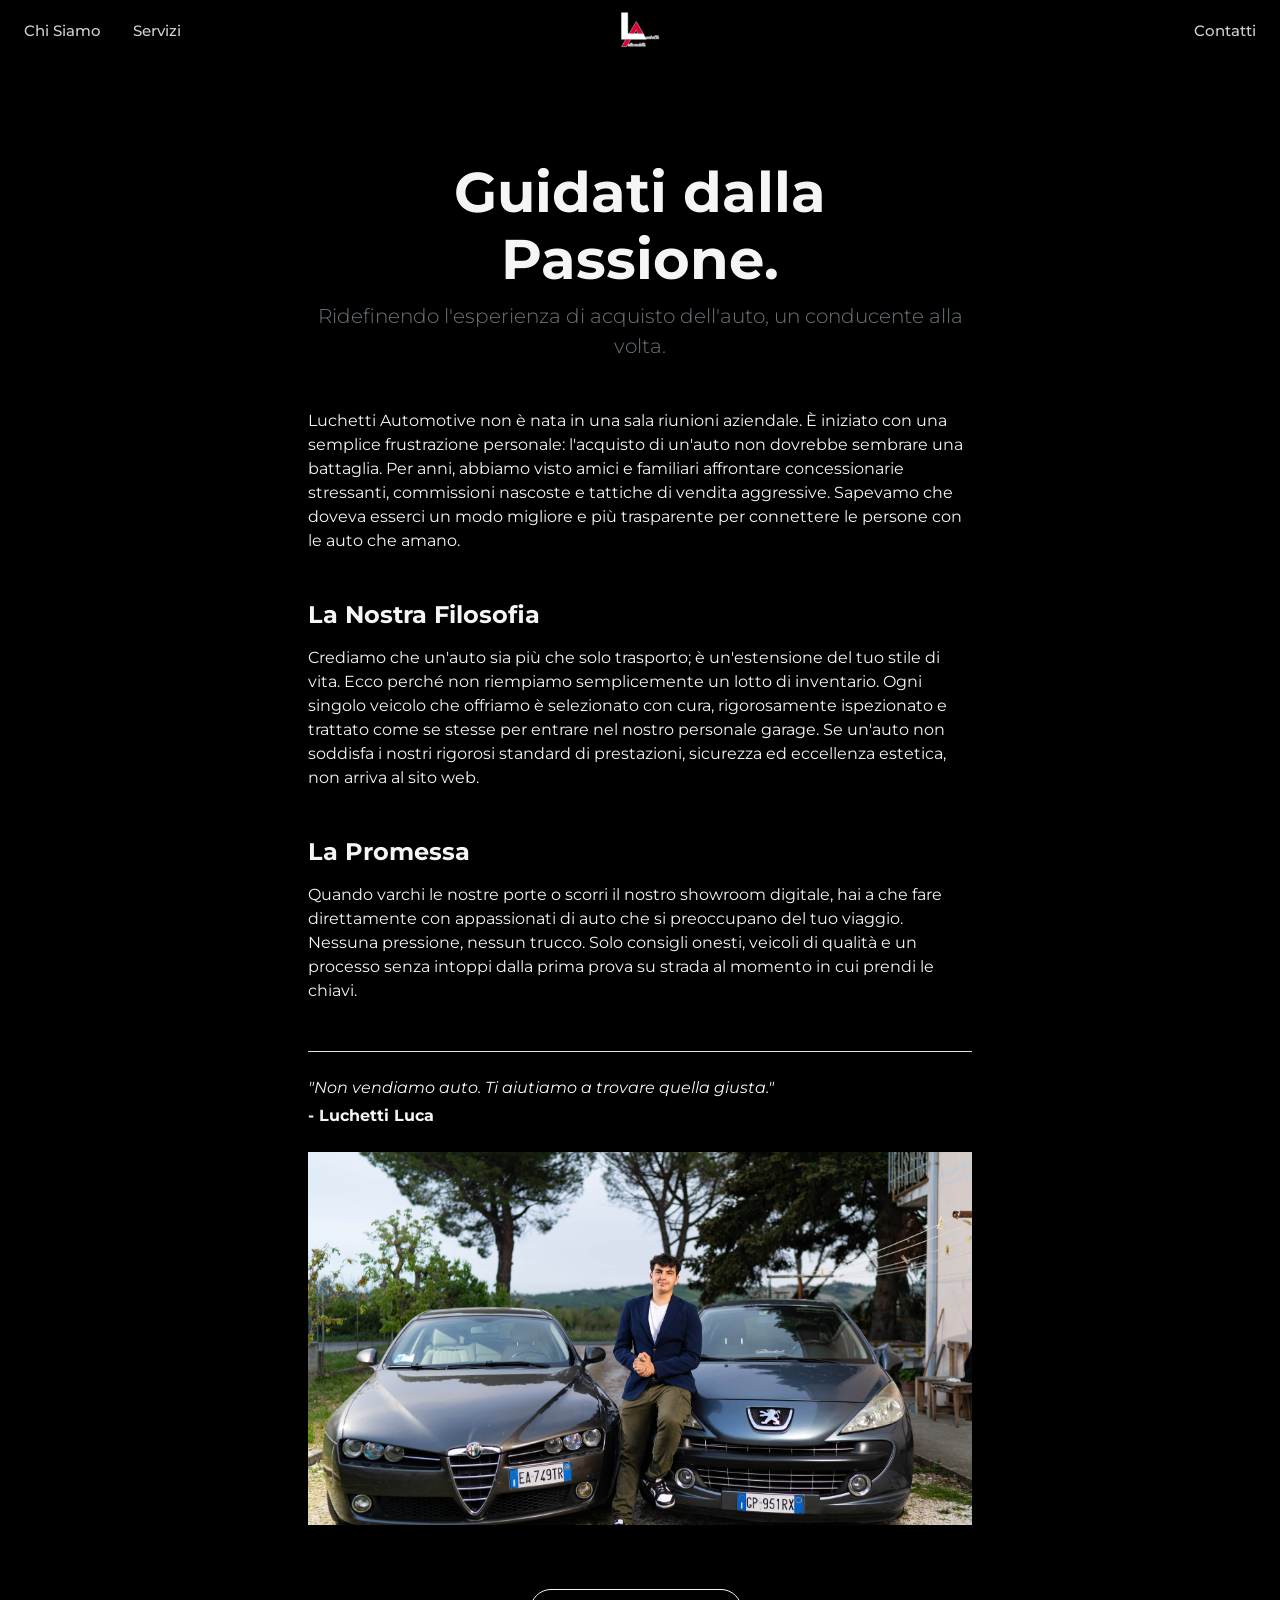
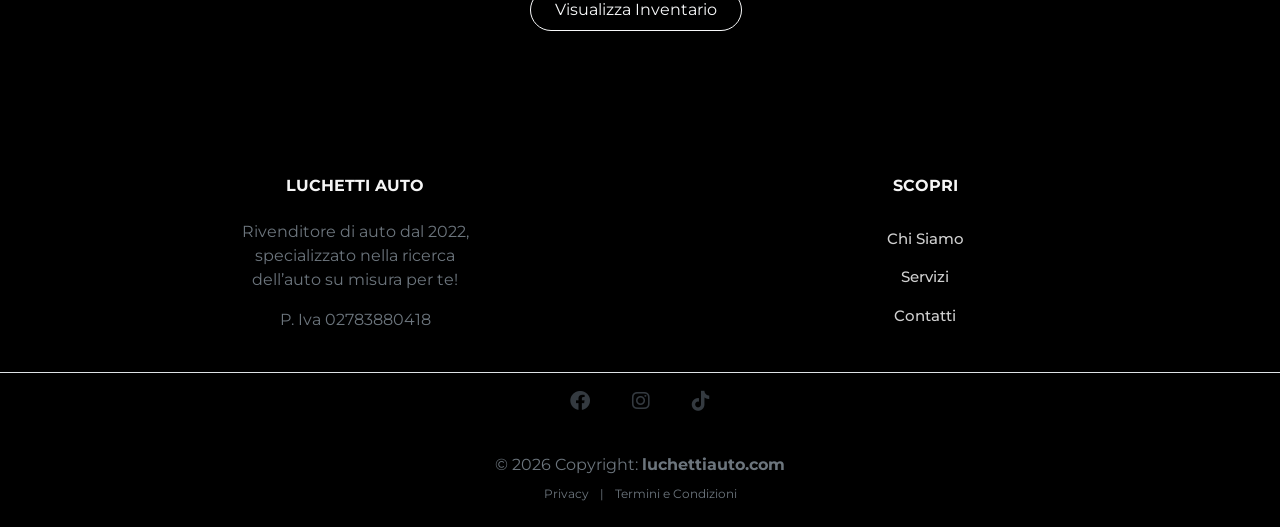
<file: about.html>
<!doctype html>
<html lang="it">
  <head>
    <meta charset="UTF-8" />
    <meta http-equiv="X-UA-Compatible" content="IE=edge" />
    <meta name="viewport" content="width=device-width, initial-scale=1.0" />
    <meta
      name="description"
      content="Scopri la storia di Luchetti Auto. Un rivenditore nato dalla passione per le auto e dalla volontà di offrire un'esperienza trasparente e onesta."
    />
    <meta
      name="keywords"
      content="chi siamo, luchetti auto, rivenditore auto, missione, filosofia"
    />
    <meta property="og:type" content="website" />
    <meta property="og:url" content="https://luchettiauto.com/about.html" />
    <meta property="og:title" content="Chi Siamo - Luchetti Auto" />
    <meta
      property="og:description"
      content="Scopri la storia di Luchetti Auto e la nostra missione di offrire auto di qualità con trasparenza."
    />
    <meta property="og:site_name" content="Luchetti Auto" />
    <meta property="og:locale" content="it_IT" />
    <meta
      property="og:image"
      content="https://luchettiauto.com/MEDIA/logos/logobg.jpeg"
    />
    <meta name="twitter:card" content="summary" />
    <meta name="twitter:title" content="Chi Siamo - Luchetti Auto" />
    <meta
      name="twitter:description"
      content="Scopri la storia di Luchetti Auto e la nostra missione."
    />
    <link rel="canonical" href="https://luchettiauto.com/about.html" />
    <link rel="icon" type="image/x-icon" href="/MEDIA/logos/logo.ico" />

    <link
      rel="stylesheet"
      href="https://cdn.jsdelivr.net/npm/bootstrap@4.3.1/dist/css/bootstrap.min.css"
      integrity="sha384-ggOyR0iXCbMQv3Xipma34MD+dH/1fQ784/j6cY/iJTQUOhcWr7x9JvoRxT2MZw1T"
      crossorigin="anonymous"
    />
    <script
      src="https://code.jquery.com/jquery-3.3.1.slim.min.js"
      integrity="sha384-q8i/X+965DzO0rT7abK41JStQIAqVgRVzpbzo5smXKp4YfRvH+8abtTE1Pi6jizo"
      crossorigin="anonymous"
    ></script>
    <script
      src="https://cdn.jsdelivr.net/npm/popper.js@1.14.7/dist/umd/popper.min.js"
      integrity="sha384-UO2eT0CpHqdSJQ6hJty5KVphtPhzWj9WO1clHTMGa3JDZwrnQq4sF86dIHNDz0W1"
      crossorigin="anonymous"
    ></script>
    <script
      src="https://cdn.jsdelivr.net/npm/bootstrap@4.3.1/dist/js/bootstrap.min.js"
      integrity="sha384-JjSmVgyd0p3pXB1rRibZUAYoIIy6OrQ6VrjIEaFf/nJGzIxFDsf4x0xIM+B07jRM"
      crossorigin="anonymous"
    ></script>
    <link rel="stylesheet" href="CSS/global.css" />
    <link
      rel="stylesheet"
      href="https://cdnjs.cloudflare.com/ajax/libs/font-awesome/6.0.0-beta2/css/all.min.css"
      integrity="sha512-YWzhKL2whUzgiheMoBFwW8CKV4qpHQAEuvilg9FAn5VJUDwKZZxkJNuGM4XkWuk94WCrrwslk8yWNGmY1EduTA=="
      crossorigin="anonymous"
      referrerpolicy="no-referrer"
    />

    <script type="application/ld+json">
      {
        "@context": "https://schema.org",
        "@type": "LocalBusiness",
        "name": "Luchetti Auto",
        "image": "https://luchettiauto.com/MEDIA/logos/logobg.jpeg",
        "description": "Rivenditore di auto nuove e usate a Cartoceto (PU). Veicoli selezionati con cura.",
        "address": {
          "@type": "PostalAddress",
          "streetAddress": "Via Fiume 14",
          "addressLocality": "Cartoceto",
          "addressRegion": "Pesaro e Urbino",
          "postalCode": "61030",
          "addressCountry": "IT"
        },
        "telephone": "+393314180195",
        "email": "info@luchettiauto.com",
        "priceRange": "€€",
        "url": "https://luchettiauto.com",
        "areaServed": {
          "@type": "City",
          "name": "Cartoceto"
        }
      }
    </script>
    <title>Chi Siamo - Luchetti Auto</title>
  </head>
  <body>
    <div id="navbar-placeholder"></div>
    <main class="container p-5 mt-5 mb-5" style="max-width: 760px">
      <div class="text-center mb-5">
        <h1 class="display-4 font-weight-bold">Guidati dalla Passione.</h1>
        <p class="lead text-muted">
          Ridefinendo l'esperienza di acquisto dell'auto, un conducente alla
          volta.
        </p>
      </div>

      <article class="about-content">
        <p class="mb-4">
          Luchetti Automotive non è nata in una sala riunioni aziendale. È
          iniziato con una semplice frustrazione personale: l'acquisto di
          un'auto non dovrebbe sembrare una battaglia. Per anni, abbiamo visto
          amici e familiari affrontare concessionarie stressanti, commissioni
          nascoste e tattiche di vendita aggressive. Sapevamo che doveva esserci
          un modo migliore e più trasparente per connettere le persone con le
          auto che amano.
        </p>

        <h3 class="h4 font-weight-bold mt-5 mb-3">La Nostra Filosofia</h3>
        <p class="mb-4">
          Crediamo che un'auto sia più che solo trasporto; è un'estensione del
          tuo stile di vita. Ecco perché non riempiamo semplicemente un lotto di
          inventario. Ogni singolo veicolo che offriamo è selezionato con cura,
          rigorosamente ispezionato e trattato come se stesse per entrare nel
          nostro personale garage. Se un'auto non soddisfa i nostri rigorosi
          standard di prestazioni, sicurezza ed eccellenza estetica, non arriva
          al sito web.
        </p>

        <h3 class="h4 font-weight-bold mt-5 mb-3">La Promessa</h3>
        <p class="mb-4">
          Quando varchi le nostre porte o scorri il nostro showroom digitale,
          hai a che fare direttamente con appassionati di auto che si
          preoccupano del tuo viaggio. Nessuna pressione, nessun trucco. Solo
          consigli onesti, veicoli di qualità e un processo senza intoppi dalla
          prima prova su strada al momento in cui prendi le chiavi.
        </p>

        <div class="mt-5 pt-4 border-top">
          <p class="mb-1 font-italic">
            "Non vendiamo auto. Ti aiutiamo a trovare quella giusta."
          </p>
          <p class="font-weight-bold mb-0">- Luchetti Luca</p>
        </div>
        <div class="mt-4 mb-5">
          <img
            src="MEDIA/about/luchettiautoabout.jpg"
            class="img-fluid"
            alt="Foto del team di Luchetti Auto nel negozio"
          />
        </div>
      </article>

      <div class="text-center mt-5 pt-3">
        <a
          href="index.html#middle-container"
          class="btn btn-outline-light rounded-pill px-4 py-2 mr-2"
          >Visualizza Inventario</a
        >
      </div>
    </main>
    <div id="footer-placeholder"></div>
    <script src="JS/components.js"></script>
  </body>
</html>
</file>
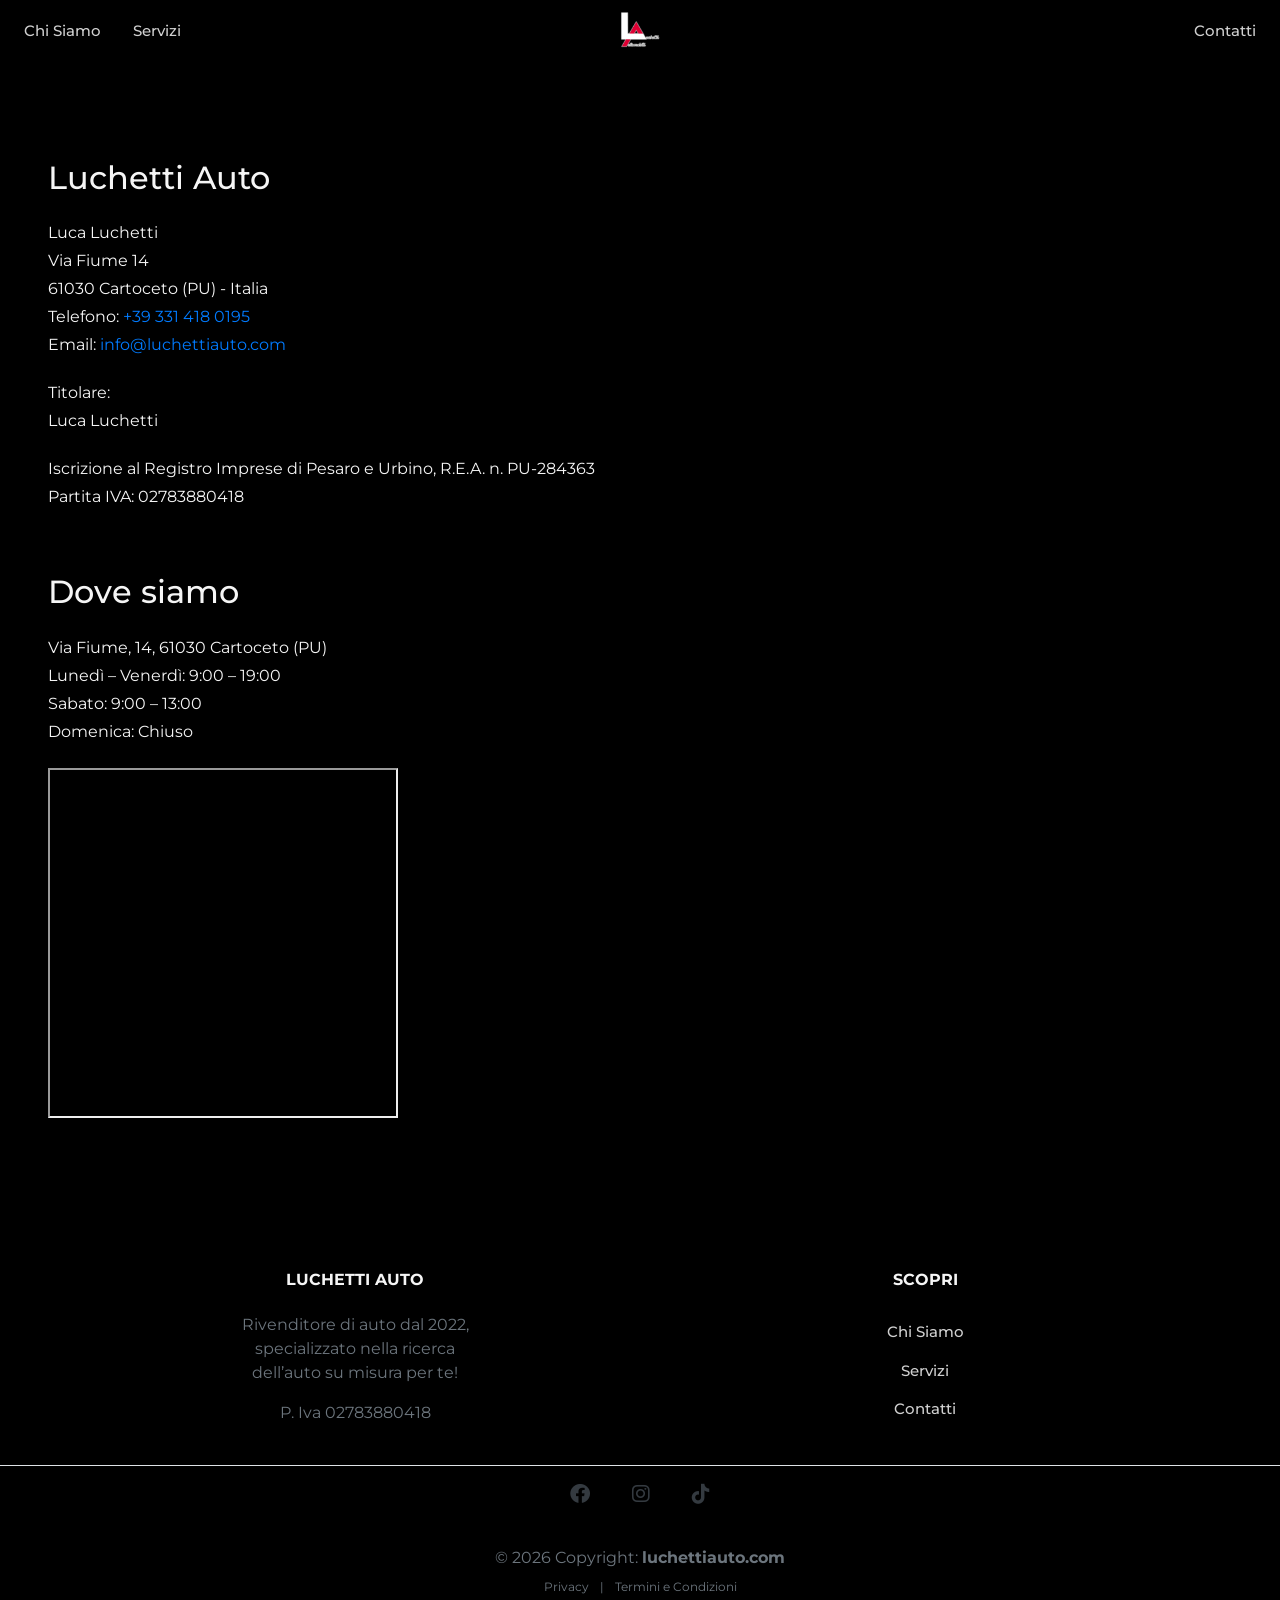
<file: contact.html>
<!doctype html>
<html lang="it">
  <head>
    <meta charset="UTF-8" />
    <meta http-equiv="X-UA-Compatible" content="IE=edge" />
    <meta name="viewport" content="width=device-width, initial-scale=1.0" />
    <meta
      name="description"
      content="Contattaci a Luchetti Auto a Cartoceto (PU). Visita il nostro showroom o chiamaci per informazioni sui nostri veicoli."
    />
    <meta
      name="keywords"
      content="contatti, indirizzo, telefono, luchetti auto, cartoceto"
    />
    <meta property="og:type" content="website" />
    <meta property="og:url" content="https://luchettiauto.com/contact.html" />
    <meta property="og:title" content="Contatti - Luchetti Auto" />
    <meta
      property="og:description"
      content="Contattaci a Cartoceto (PU). Orari e informazioni di Luchetti Auto."
    />
    <meta property="og:site_name" content="Luchetti Auto" />
    <meta property="og:locale" content="it_IT" />
    <meta
      property="og:image"
      content="https://luchettiauto.com/MEDIA/logos/logobg.jpeg"
    />
    <meta name="twitter:card" content="summary" />
    <meta name="twitter:title" content="Contatti - Luchetti Auto" />
    <meta
      name="twitter:description"
      content="Contattaci a Cartoceto (PU) per informazioni sui nostri veicoli."
    />
    <link rel="canonical" href="https://luchettiauto.com/contact.html" />
    <link rel="icon" type="image/x-icon" href="/MEDIA/logos/logo.ico" />

    <link
      rel="stylesheet"
      href="https://cdn.jsdelivr.net/npm/bootstrap@4.3.1/dist/css/bootstrap.min.css"
      integrity="sha384-ggOyR0iXCbMQv3Xipma34MD+dH/1fQ784/j6cY/iJTQUOhcWr7x9JvoRxT2MZw1T"
      crossorigin="anonymous"
    />
    <script
      src="https://code.jquery.com/jquery-3.3.1.slim.min.js"
      integrity="sha384-q8i/X+965DzO0rT7abK41JStQIAqVgRVzpbzo5smXKp4YfRvH+8abtTE1Pi6jizo"
      crossorigin="anonymous"
    ></script>
    <script
      src="https://cdn.jsdelivr.net/npm/popper.js@1.14.7/dist/umd/popper.min.js"
      integrity="sha384-UO2eT0CpHqdSJQ6hJty5KVphtPhzWj9WO1clHTMGa3JDZwrnQq4sF86dIHNDz0W1"
      crossorigin="anonymous"
    ></script>
    <script
      src="https://cdn.jsdelivr.net/npm/bootstrap@4.3.1/dist/js/bootstrap.min.js"
      integrity="sha384-JjSmVgyd0p3pXB1rRibZUAYoIIy6OrQ6VrjIEaFf/nJGzIxFDsf4x0xIM+B07jRM"
      crossorigin="anonymous"
    ></script>
    <link rel="stylesheet" href="CSS/global.css" />
    <link
      rel="stylesheet"
      href="https://cdnjs.cloudflare.com/ajax/libs/font-awesome/6.0.0-beta2/css/all.min.css"
      integrity="sha512-YWzhKL2whUzgiheMoBFwW8CKV4qpHQAEuvilg9FAn5VJUDwKZZxkJNuGM4XkWuk94WCrrwslk8yWNGmY1EduTA=="
      crossorigin="anonymous"
      referrerpolicy="no-referrer"
    />

    <script type="application/ld+json">
      {
        "@context": "https://schema.org",
        "@type": "LocalBusiness",
        "name": "Luchetti Auto",
        "url": "https://luchettiauto.com",
        "address": {
          "@type": "PostalAddress",
          "streetAddress": "Via Fiume 14",
          "addressLocality": "Cartoceto",
          "addressRegion": "Pesaro e Urbino",
          "postalCode": "61030",
          "addressCountry": "IT"
        },
        "telephone": "+393314180195",
        "email": "info@luchettiauto.com",
        "openingHoursSpecification": [
          {
            "@type": "OpeningHoursSpecification",
            "dayOfWeek": [
              "Monday",
              "Tuesday",
              "Wednesday",
              "Thursday",
              "Friday"
            ],
            "opens": "09:00",
            "closes": "19:00"
          },
          {
            "@type": "OpeningHoursSpecification",
            "dayOfWeek": "Saturday",
            "opens": "09:00",
            "closes": "13:00"
          }
        ]
      }
    </script>
    <title>Contatti - Luchetti Auto</title>
  </head>
  <body>
    <div id="navbar-placeholder"></div>
    <main class="container p-5 mr-0 ml-0 mt-5 mb-5" style="max-width: 760px">
      <section class="mb-5 pb-3">
        <h2 class="accent fw-medium mb-4">Luchetti Auto</h2>
        <p class="mb-1">Luca Luchetti</p>
        <p class="mb-1">Via Fiume 14</p>
        <p class="mb-1">61030 Cartoceto (PU) - Italia</p>
        <p class="mb-1">
          Telefono: <a href="tel:+393314180195">+39 331 418 0195</a>
        </p>
        <p class="mb-4">
          Email:
          <a href="mailto:info@luchettiauto.com">info@luchettiauto.com</a>
        </p>

        <p class="mb-1">Titolare:</p>
        <p class="mb-4">Luca Luchetti</p>

        <p class="mb-1">
          Iscrizione al Registro Imprese di Pesaro e Urbino, R.E.A. n. PU-284363
        </p>
        <p class="mb-0">Partita IVA: 02783880418</p>
      </section>

      <section>
        <h2 class="accent fw-medium mb-4">Dove siamo</h2>
        <p class="mb-1">Via Fiume, 14, 61030 Cartoceto (PU)</p>
        <p class="mb-1">Lunedì – Venerdì: 9:00 – 19:00</p>
        <p class="mb-1">Sabato: 9:00 – 13:00</p>
        <p class="mb-4">Domenica: Chiuso</p>

        <div class="rounded-1 overflow-hidden">
          <iframe
            class="map-frame"
            loading="lazy"
            referrerpolicy="no-referrer-when-downgrade"
            style="width: 350px; height: 350px"
            src="https://www.google.com/maps?q=Via+Fiume+14,+61030+Cartoceto+PU,+Italia&output=embed"
          >
          </iframe>
        </div>
      </section>
    </main>
    <div id="footer-placeholder"></div>
    <script src="JS/components.js"></script>
  </body>
</html>
</file>
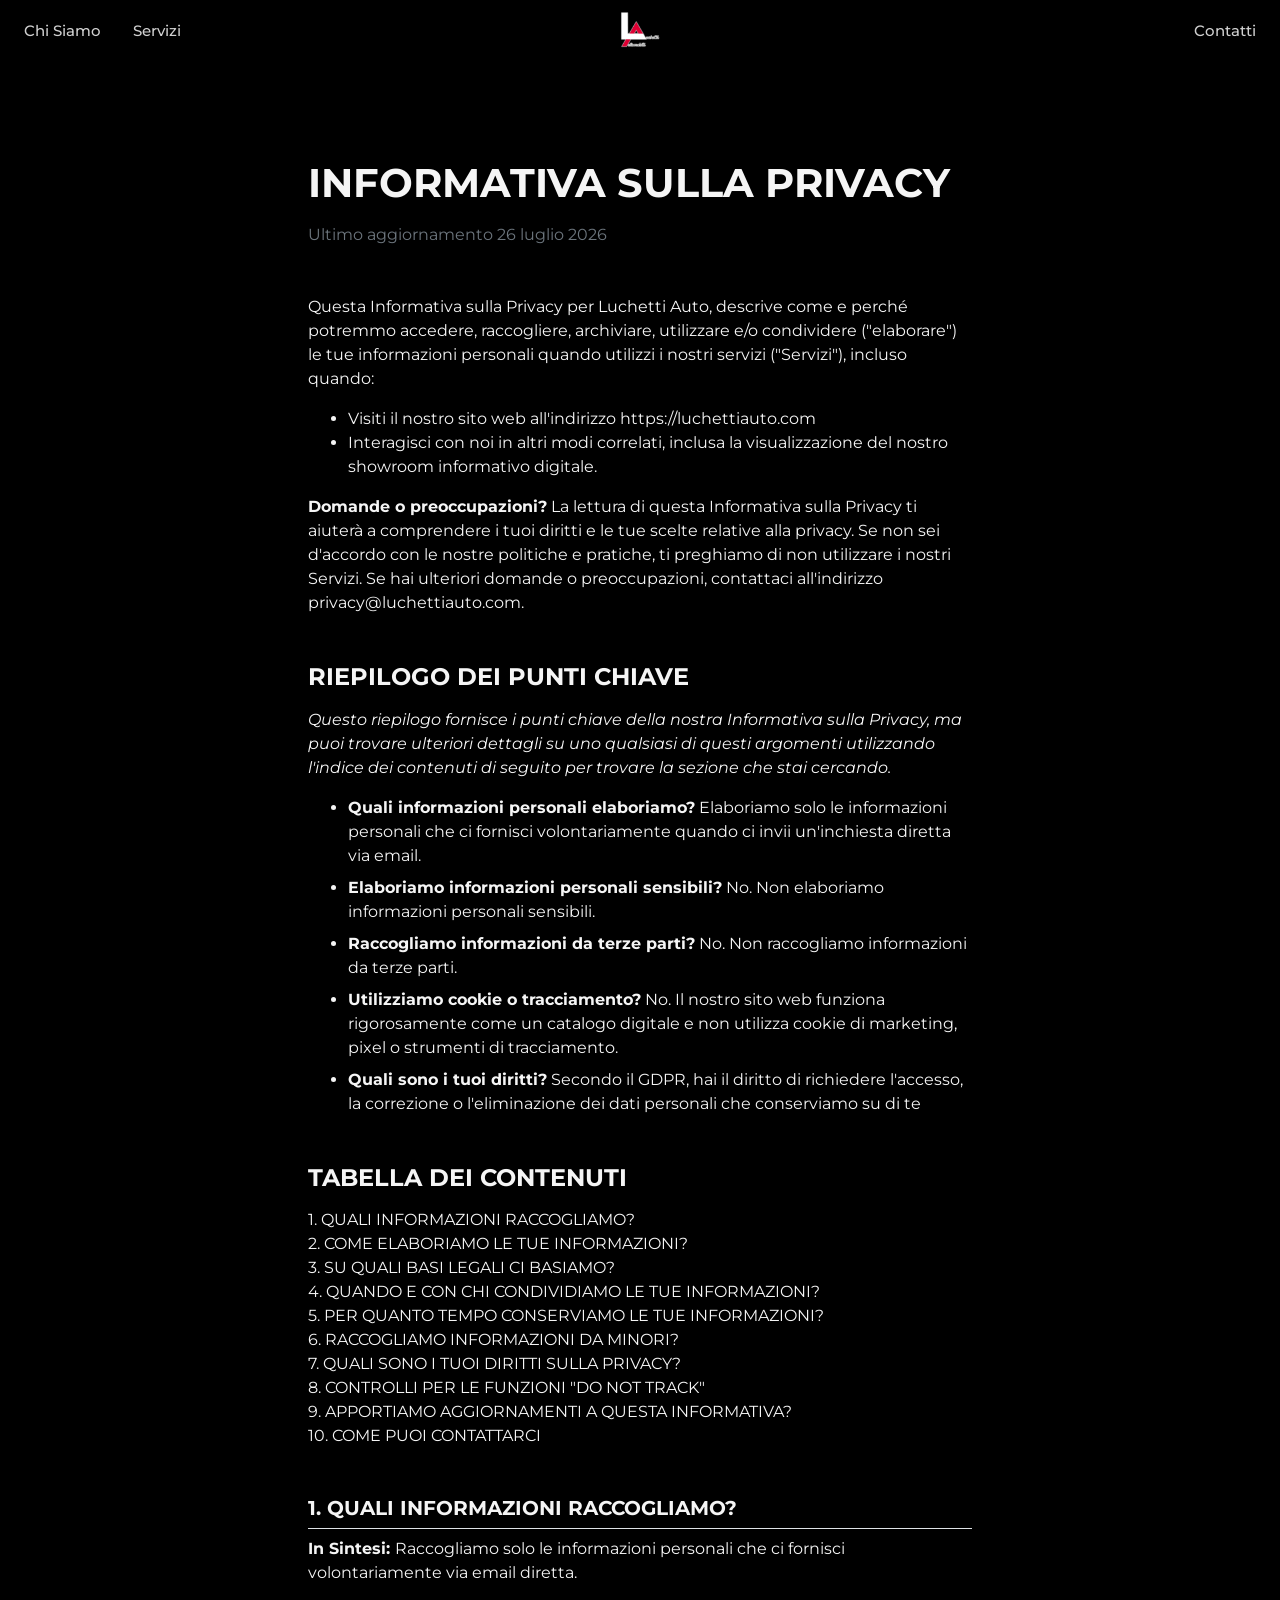
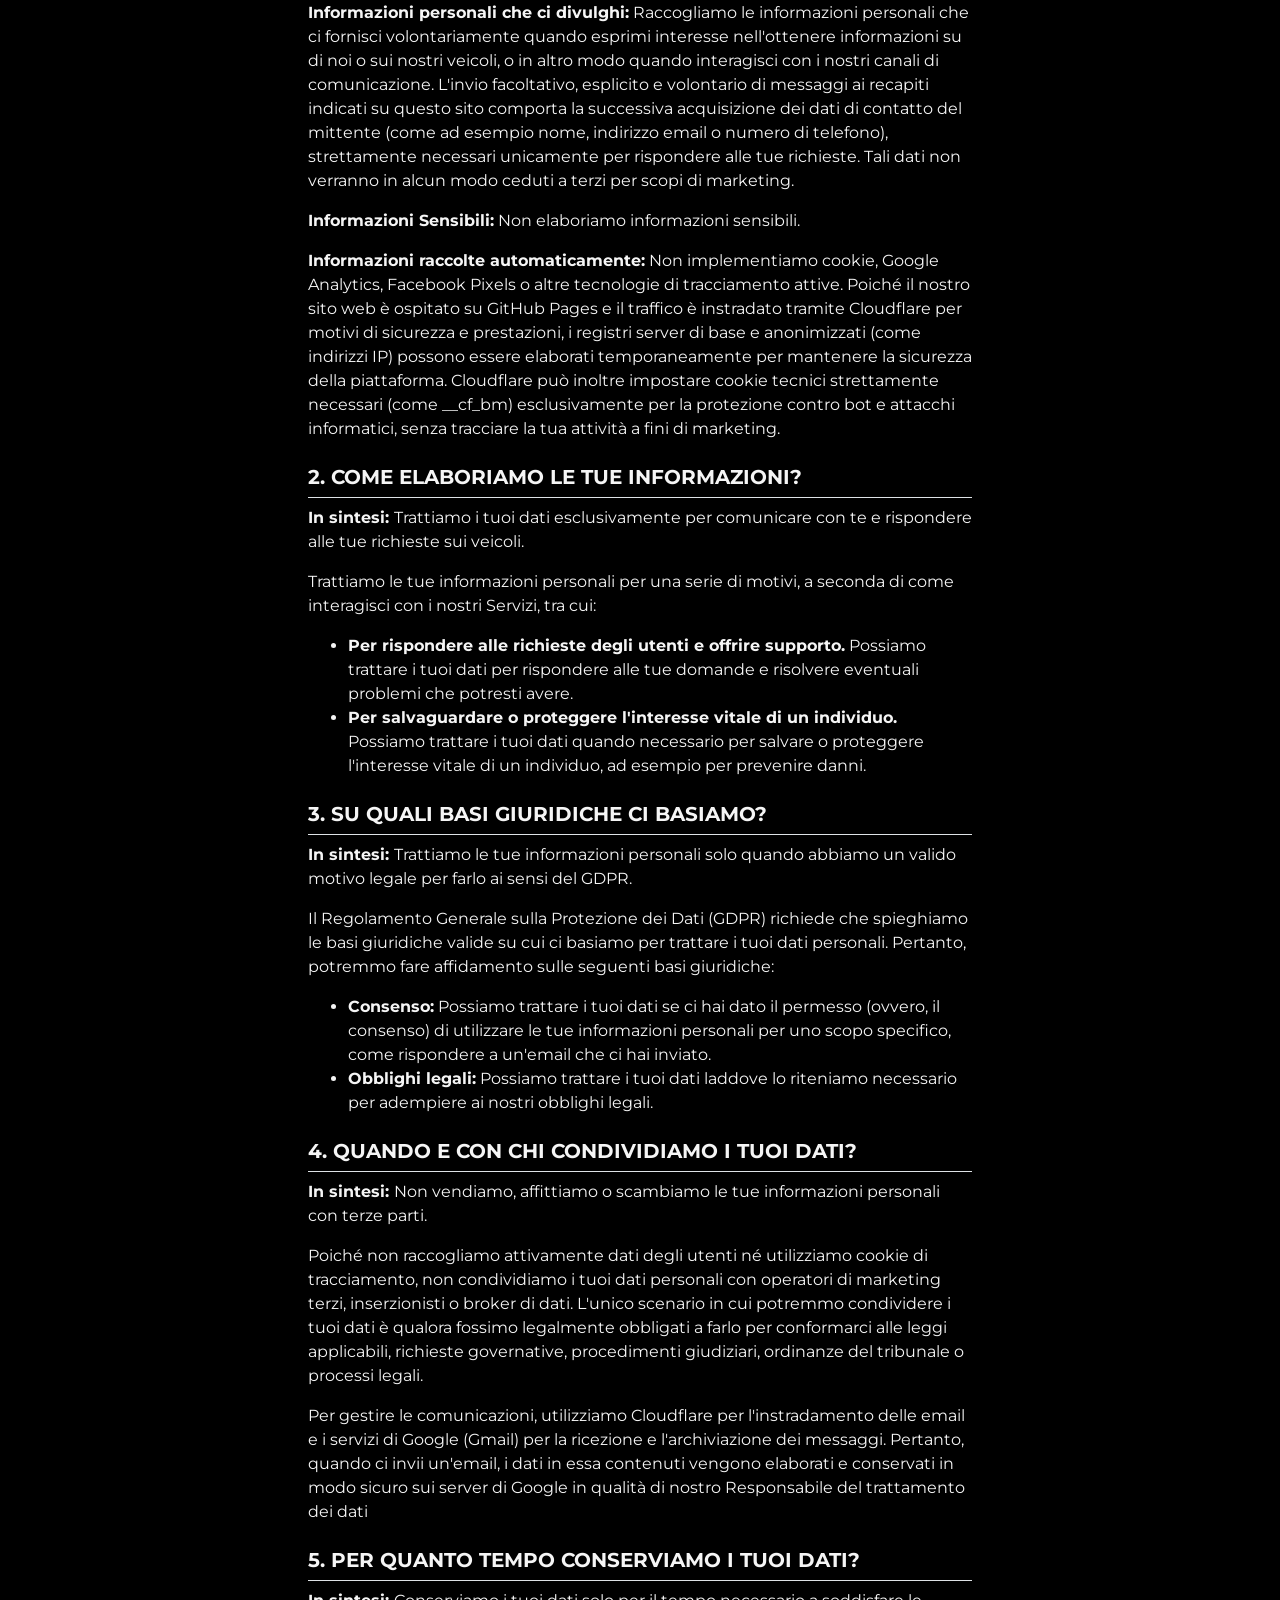
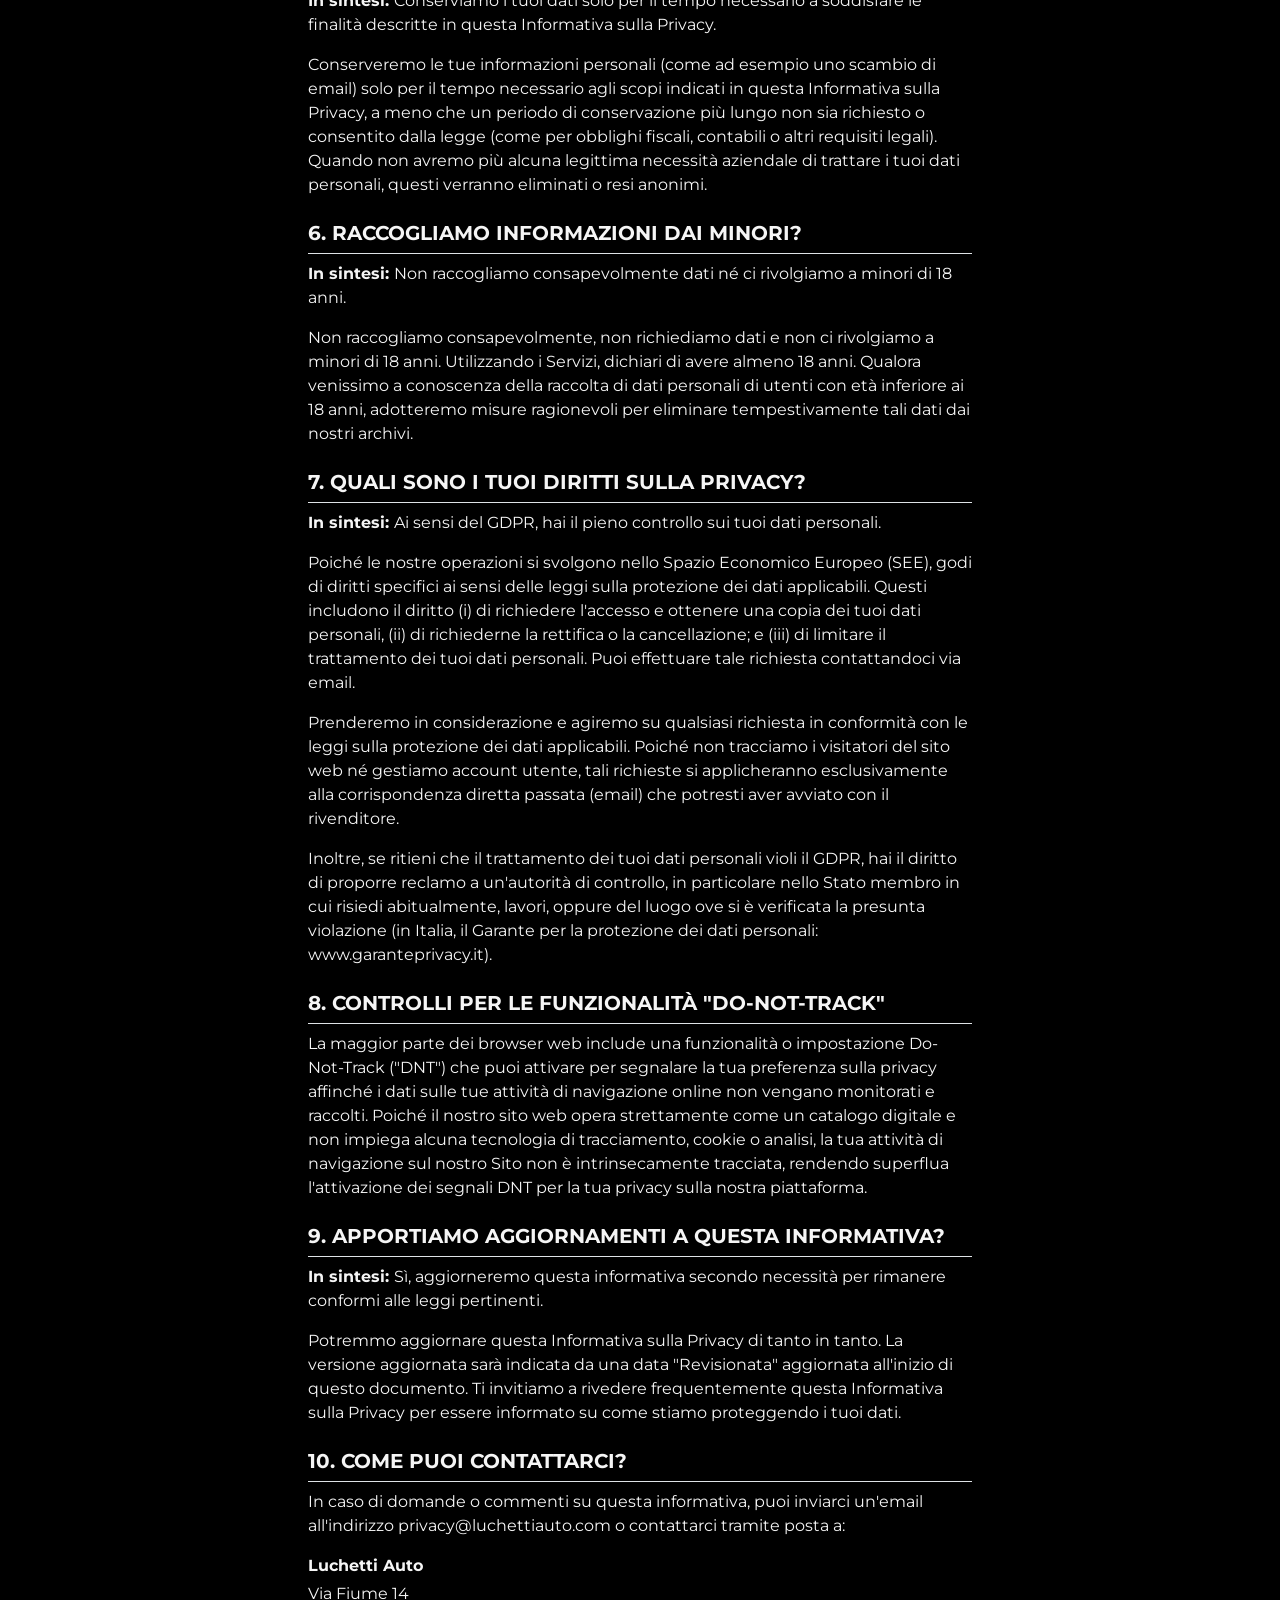
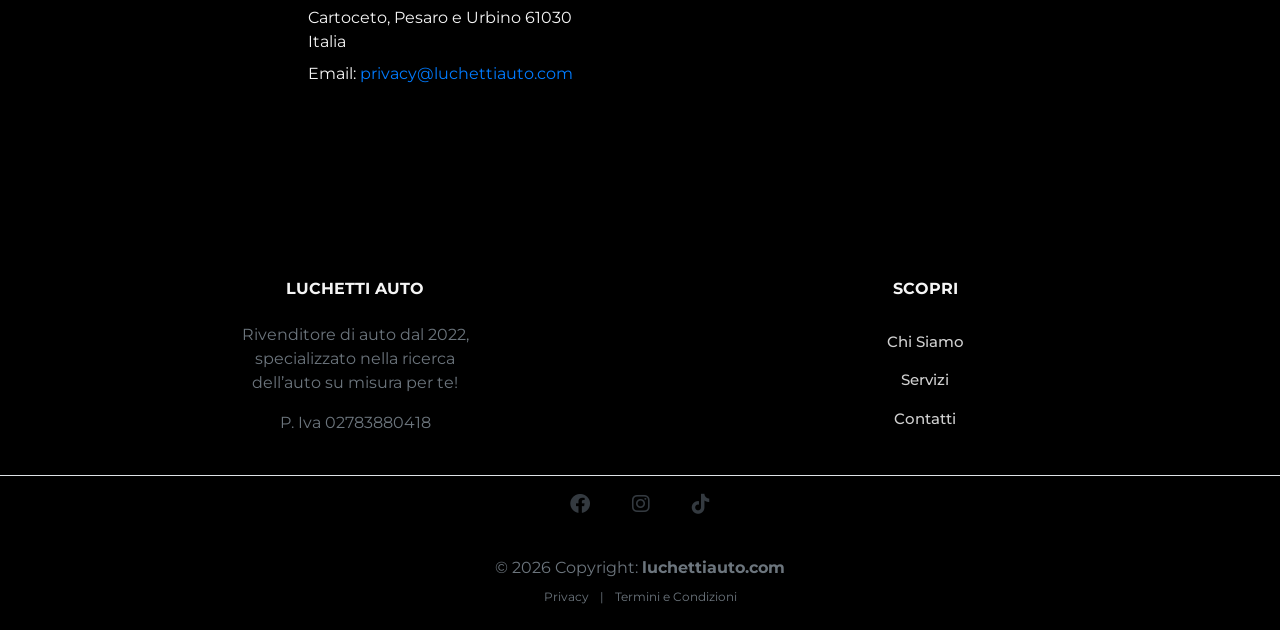
<file: privacy.html>
<!doctype html>
<html lang="it">
  <head>
    <meta charset="UTF-8" />
    <meta http-equiv="X-UA-Compatible" content="IE=edge" />
    <meta name="viewport" content="width=device-width, initial-scale=1.0" />
    <meta
      name="description"
      content="Leggi l'informativa sulla privacy di Luchetti Auto. Scopri come proteggiamo i tuoi dati personali."
    />
    <meta property="og:type" content="website" />
    <meta property="og:url" content="https://luchettiauto.com/privacy.html" />
    <meta property="og:title" content="Privacy Policy - Luchetti Auto" />
    <meta property="og:site_name" content="Luchetti Auto" />
    <meta property="og:locale" content="it_IT" />
    <meta
      property="og:image"
      content="https://luchettiauto.com/MEDIA/logos/logobg.jpeg"
    />
    <link rel="canonical" href="https://luchettiauto.com/privacy.html" />
    <link rel="icon" type="image/x-icon" href="/MEDIA/logos/logo.ico" />
    <link
      rel="stylesheet"
      href="https://cdn.jsdelivr.net/npm/bootstrap@4.3.1/dist/css/bootstrap.min.css"
      integrity="sha384-ggOyR0iXCbMQv3Xipma34MD+dH/1fQ784/j6cY/iJTQUOhcWr7x9JvoRxT2MZw1T"
      crossorigin="anonymous"
    />
    <script
      src="https://code.jquery.com/jquery-3.3.1.slim.min.js"
      integrity="sha384-q8i/X+965DzO0rT7abK41JStQIAqVgRVzpbzo5smXKp4YfRvH+8abtTE1Pi6jizo"
      crossorigin="anonymous"
    ></script>
    <script
      src="https://cdn.jsdelivr.net/npm/popper.js@1.14.7/dist/umd/popper.min.js"
      integrity="sha384-UO2eT0CpHqdSJQ6hJty5KVphtPhzWj9WO1clHTMGa3JDZwrnQq4sF86dIHNDz0W1"
      crossorigin="anonymous"
    ></script>
    <script
      src="https://cdn.jsdelivr.net/npm/bootstrap@4.3.1/dist/js/bootstrap.min.js"
      integrity="sha384-JjSmVgyd0p3pXB1rRibZUAYoIIy6OrQ6VrjIEaFf/nJGzIxFDsf4x0xIM+B07jRM"
      crossorigin="anonymous"
    ></script>
    <link rel="stylesheet" href="CSS/global.css" />
    <link
      rel="stylesheet"
      href="https://cdnjs.cloudflare.com/ajax/libs/font-awesome/6.0.0-beta2/css/all.min.css"
      integrity="sha512-YWzhKL2whUzgiheMoBFwW8CKV4qpHQAEuvilg9FAn5VJUDwKZZxkJNuGM4XkWuk94WCrrwslk8yWNGmY1EduTA=="
      crossorigin="anonymous"
      referrerpolicy="no-referrer"
    />
    <title>Informativa sulla Privacy - Luchetti Auto</title>
  </head>
  <body>
    <div id="navbar-placeholder"></div>
    <main class="container p-5 mt-5 mb-5" style="max-width: 760px">
      <div class="mb-5">
        <h1 class="display-5 font-weight-bold mb-3">
          INFORMATIVA SULLA PRIVACY
        </h1>
        <p class="text-muted">Ultimo aggiornamento 26 luglio 2026</p>
      </div>

      <section class="mb-5">
        <p>
          Questa Informativa sulla Privacy per Luchetti Auto, descrive come e
          perché potremmo accedere, raccogliere, archiviare, utilizzare e/o
          condividere ("elaborare") le tue informazioni personali quando
          utilizzi i nostri servizi ("Servizi"), incluso quando:
        </p>
        <ul>
          <li>
            Visiti il nostro sito web all'indirizzo https://luchettiauto.com
          </li>
          <li>
            Interagisci con noi in altri modi correlati, inclusa la
            visualizzazione del nostro showroom informativo digitale.
          </li>
        </ul>
        <p>
          <strong>Domande o preoccupazioni?</strong>
          La lettura di questa Informativa sulla Privacy ti aiuterà a
          comprendere i tuoi diritti e le tue scelte relative alla privacy. Se
          non sei d'accordo con le nostre politiche e pratiche, ti preghiamo di
          non utilizzare i nostri Servizi. Se hai ulteriori domande o
          preoccupazioni, contattaci all'indirizzo privacy@luchettiauto.com.
        </p>
      </section>

      <section class="mb-5">
        <h2 class="h4 font-weight-bold mb-3">RIEPILOGO DEI PUNTI CHIAVE</h2>
        <p>
          <em>
            Questo riepilogo fornisce i punti chiave della nostra Informativa
            sulla Privacy, ma puoi trovare ulteriori dettagli su uno qualsiasi
            di questi argomenti utilizzando l'indice dei contenuti di seguito
            per trovare la sezione che stai cercando.
          </em>
        </p>
        <ul class="mb-4">
          <li class="mb-2">
            <strong>Quali informazioni personali elaboriamo?</strong>
            Elaboriamo solo le informazioni personali che ci fornisci
            volontariamente quando ci invii un'inchiesta diretta via email.
          </li>
          <li class="mb-2">
            <strong>Elaboriamo informazioni personali sensibili?</strong>
            No. Non elaboriamo informazioni personali sensibili.
          </li>
          <li class="mb-2">
            <strong>Raccogliamo informazioni da terze parti?</strong>
            No. Non raccogliamo informazioni da terze parti.
          </li>
          <li class="mb-2">
            <strong>Utilizziamo cookie o tracciamento?</strong>
            No. Il nostro sito web funziona rigorosamente come un catalogo
            digitale e non utilizza cookie di marketing, pixel o strumenti di
            tracciamento.
          </li>
          <li class="mb-2">
            <strong>Quali sono i tuoi diritti?</strong>
            Secondo il GDPR, hai il diritto di richiedere l'accesso, la
            correzione o l'eliminazione dei dati personali che conserviamo su di
            te
          </li>
        </ul>
      </section>

      <section class="mb-5">
        <h2 class="h4 font-weight-bold mb-3">TABELLA DEI CONTENUTI</h2>
        <ol class="list-unstyled">
          <li>1. QUALI INFORMAZIONI RACCOGLIAMO?</li>
          <li>2. COME ELABORIAMO LE TUE INFORMAZIONI?</li>
          <li>3. SU QUALI BASI LEGALI CI BASIAMO?</li>
          <li>4. QUANDO E CON CHI CONDIVIDIAMO LE TUE INFORMAZIONI?</li>
          <li>5. PER QUANTO TEMPO CONSERVIAMO LE TUE INFORMAZIONI?</li>
          <li>6. RACCOGLIAMO INFORMAZIONI DA MINORI?</li>
          <li>7. QUALI SONO I TUOI DIRITTI SULLA PRIVACY?</li>
          <li>8. CONTROLLI PER LE FUNZIONI "DO NOT TRACK"</li>
          <li>9. APPORTIAMO AGGIORNAMENTI A QUESTA INFORMATIVA?</li>
          <li>10. COME PUOI CONTATTARCI</li>
        </ol>
        <section>
          <section class="mb-4 mt-5">
            <h3 class="h5 font-weight-bold text-uppercase border-bottom pb-2">
              1. Quali Informazioni Raccogliamo?
            </h3>
            <p class="font-weight-bold">
              In Sintesi:
              <span class="font-weight-normal">
                Raccogliamo solo le informazioni personali che ci fornisci
                volontariamente via email diretta.
              </span>
            </p>
            <p>
              <strong>Informazioni personali che ci divulghi:</strong>
              Raccogliamo le informazioni personali che ci fornisci
              volontariamente quando esprimi interesse nell'ottenere
              informazioni su di noi o sui nostri veicoli, o in altro modo
              quando interagisci con i nostri canali di comunicazione. L'invio
              facoltativo, esplicito e volontario di messaggi ai recapiti
              indicati su questo sito comporta la successiva acquisizione dei
              dati di contatto del mittente (come ad esempio nome, indirizzo
              email o numero di telefono), strettamente necessari unicamente per
              rispondere alle tue richieste. Tali dati non verranno in alcun
              modo ceduti a terzi per scopi di marketing.
            </p>
            <p>
              <strong>Informazioni Sensibili:</strong>
              Non elaboriamo informazioni sensibili.
            </p>
            <p>
              <strong>Informazioni raccolte automaticamente:</strong>
              Non implementiamo cookie, Google Analytics, Facebook Pixels o
              altre tecnologie di tracciamento attive. Poiché il nostro sito web
              è ospitato su GitHub Pages e il traffico è instradato tramite
              Cloudflare per motivi di sicurezza e prestazioni, i registri
              server di base e anonimizzati (come indirizzi IP) possono essere
              elaborati temporaneamente per mantenere la sicurezza della
              piattaforma. Cloudflare può inoltre impostare cookie tecnici
              strettamente necessari (come __cf_bm) esclusivamente per la
              protezione contro bot e attacchi informatici, senza tracciare la
              tua attività a fini di marketing.
            </p>
          </section>

          <section class="mb-4">
            <h3 class="h5 font-weight-bold text-uppercase border-bottom pb-2">
              2. Come elaboriamo le tue informazioni?
            </h3>
            <p class="font-weight-bold">
              In sintesi:
              <span class="font-weight-normal">
                Trattiamo i tuoi dati esclusivamente per comunicare con te e
                rispondere alle tue richieste sui veicoli.
              </span>
            </p>
            <p>
              Trattiamo le tue informazioni personali per una serie di motivi, a
              seconda di come interagisci con i nostri Servizi, tra cui:
            </p>
            <ul>
              <li>
                <strong
                  >Per rispondere alle richieste degli utenti e offrire
                  supporto.</strong
                >
                Possiamo trattare i tuoi dati per rispondere alle tue domande e
                risolvere eventuali problemi che potresti avere.
              </li>
              <li>
                <strong
                  >Per salvaguardare o proteggere l'interesse vitale di un
                  individuo.</strong
                >
                Possiamo trattare i tuoi dati quando necessario per salvare o
                proteggere l'interesse vitale di un individuo, ad esempio per
                prevenire danni.
              </li>
            </ul>
          </section>

          <section class="mb-4">
            <h3 class="h5 font-weight-bold text-uppercase border-bottom pb-2">
              3. Su quali basi giuridiche ci basiamo?
            </h3>
            <p class="font-weight-bold">
              In sintesi:
              <span class="font-weight-normal">
                Trattiamo le tue informazioni personali solo quando abbiamo un
                valido motivo legale per farlo ai sensi del GDPR.
              </span>
            </p>
            <p>
              Il Regolamento Generale sulla Protezione dei Dati (GDPR) richiede
              che spieghiamo le basi giuridiche valide su cui ci basiamo per
              trattare i tuoi dati personali. Pertanto, potremmo fare
              affidamento sulle seguenti basi giuridiche:
            </p>
            <ul>
              <li>
                <strong>Consenso:</strong>
                Possiamo trattare i tuoi dati se ci hai dato il permesso
                (ovvero, il consenso) di utilizzare le tue informazioni
                personali per uno scopo specifico, come rispondere a un'email
                che ci hai inviato.
              </li>
              <li>
                <strong>Obblighi legali:</strong>
                Possiamo trattare i tuoi dati laddove lo riteniamo necessario
                per adempiere ai nostri obblighi legali.
              </li>
            </ul>
          </section>

          <section class="mb-4">
            <h3 class="h5 font-weight-bold text-uppercase border-bottom pb-2">
              4. Quando e con chi condividiamo i tuoi dati?
            </h3>
            <p class="font-weight-bold">
              In sintesi:
              <span class="font-weight-normal">
                Non vendiamo, affittiamo o scambiamo le tue informazioni
                personali con terze parti.
              </span>
            </p>
            <p>
              Poiché non raccogliamo attivamente dati degli utenti né
              utilizziamo cookie di tracciamento, non condividiamo i tuoi dati
              personali con operatori di marketing terzi, inserzionisti o broker
              di dati. L'unico scenario in cui potremmo condividere i tuoi dati
              è qualora fossimo legalmente obbligati a farlo per conformarci
              alle leggi applicabili, richieste governative, procedimenti
              giudiziari, ordinanze del tribunale o processi legali.
            </p>
            <p>
              Per gestire le comunicazioni, utilizziamo Cloudflare per
              l'instradamento delle email e i servizi di Google (Gmail) per la
              ricezione e l'archiviazione dei messaggi. Pertanto, quando ci
              invii un'email, i dati in essa contenuti vengono elaborati e
              conservati in modo sicuro sui server di Google in qualità di
              nostro Responsabile del trattamento dei dati
            </p>
          </section>

          <section class="mb-4">
            <h3 class="h5 font-weight-bold text-uppercase border-bottom pb-2">
              5. Per quanto tempo conserviamo i tuoi dati?
            </h3>
            <p class="font-weight-bold">
              In sintesi:
              <span class="font-weight-normal">
                Conserviamo i tuoi dati solo per il tempo necessario a
                soddisfare le finalità descritte in questa Informativa sulla
                Privacy.
              </span>
            </p>
            <p>
              Conserveremo le tue informazioni personali (come ad esempio uno
              scambio di email) solo per il tempo necessario agli scopi indicati
              in questa Informativa sulla Privacy, a meno che un periodo di
              conservazione più lungo non sia richiesto o consentito dalla legge
              (come per obblighi fiscali, contabili o altri requisiti legali).
              Quando non avremo più alcuna legittima necessità aziendale di
              trattare i tuoi dati personali, questi verranno eliminati o resi
              anonimi.
            </p>
          </section>

          <section class="mb-4">
            <h3 class="h5 font-weight-bold text-uppercase border-bottom pb-2">
              6. Raccogliamo informazioni dai minori?
            </h3>
            <p class="font-weight-bold">
              In sintesi:
              <span class="font-weight-normal"
                >Non raccogliamo consapevolmente dati né ci rivolgiamo a minori
                di 18 anni.</span
              >
            </p>
            <p>
              Non raccogliamo consapevolmente, non richiediamo dati e non ci
              rivolgiamo a minori di 18 anni. Utilizzando i Servizi, dichiari di
              avere almeno 18 anni. Qualora venissimo a conoscenza della
              raccolta di dati personali di utenti con età inferiore ai 18 anni,
              adotteremo misure ragionevoli per eliminare tempestivamente tali
              dati dai nostri archivi.
            </p>
          </section>

          <section class="mb-4">
            <h3 class="h5 font-weight-bold text-uppercase border-bottom pb-2">
              7. Quali sono i tuoi diritti sulla privacy?
            </h3>
            <p class="font-weight-bold">
              In sintesi:
              <span class="font-weight-normal"
                >Ai sensi del GDPR, hai il pieno controllo sui tuoi dati
                personali.</span
              >
            </p>
            <p>
              Poiché le nostre operazioni si svolgono nello Spazio Economico
              Europeo (SEE), godi di diritti specifici ai sensi delle leggi
              sulla protezione dei dati applicabili. Questi includono il diritto
              (i) di richiedere l'accesso e ottenere una copia dei tuoi dati
              personali, (ii) di richiederne la rettifica o la cancellazione; e
              (iii) di limitare il trattamento dei tuoi dati personali. Puoi
              effettuare tale richiesta contattandoci via email.
            </p>
            <p>
              Prenderemo in considerazione e agiremo su qualsiasi richiesta in
              conformità con le leggi sulla protezione dei dati applicabili.
              Poiché non tracciamo i visitatori del sito web né gestiamo account
              utente, tali richieste si applicheranno esclusivamente alla
              corrispondenza diretta passata (email) che potresti aver avviato
              con il rivenditore.
            </p>
            <p>
              Inoltre, se ritieni che il trattamento dei tuoi dati personali
              violi il GDPR, hai il diritto di proporre reclamo a un'autorità di
              controllo, in particolare nello Stato membro in cui risiedi
              abitualmente, lavori, oppure del luogo ove si è verificata la
              presunta violazione (in Italia, il Garante per la protezione dei
              dati personali: www.garanteprivacy.it).
            </p>
          </section>

          <section class="mb-4">
            <h3 class="h5 font-weight-bold text-uppercase border-bottom pb-2">
              8. Controlli per le funzionalità "Do-Not-Track"
            </h3>
            <p>
              La maggior parte dei browser web include una funzionalità o
              impostazione Do-Not-Track ("DNT") che puoi attivare per segnalare
              la tua preferenza sulla privacy affinché i dati sulle tue attività
              di navigazione online non vengano monitorati e raccolti. Poiché il
              nostro sito web opera strettamente come un catalogo digitale e non
              impiega alcuna tecnologia di tracciamento, cookie o analisi, la
              tua attività di navigazione sul nostro Sito non è intrinsecamente
              tracciata, rendendo superflua l'attivazione dei segnali DNT per la
              tua privacy sulla nostra piattaforma.
            </p>
          </section>

          <section class="mb-4">
            <h3 class="h5 font-weight-bold text-uppercase border-bottom pb-2">
              9. Apportiamo aggiornamenti a questa informativa?
            </h3>
            <p class="font-weight-bold">
              In sintesi:
              <span class="font-weight-normal">
                Sì, aggiorneremo questa informativa secondo necessità per
                rimanere conformi alle leggi pertinenti.
              </span>
            </p>
            <p>
              Potremmo aggiornare questa Informativa sulla Privacy di tanto in
              tanto. La versione aggiornata sarà indicata da una data
              "Revisionata" aggiornata all'inizio di questo documento. Ti
              invitiamo a rivedere frequentemente questa Informativa sulla
              Privacy per essere informato su come stiamo proteggendo i tuoi
              dati.
            </p>
          </section>

          <section class="mb-4">
            <h3 class="h5 font-weight-bold text-uppercase border-bottom pb-2">
              10. Come puoi contattarci?
            </h3>
            <p>
              In caso di domande o commenti su questa informativa, puoi inviarci
              un'email all'indirizzo privacy@luchettiauto.com o contattarci
              tramite posta a:
            </p>
            <address class="mb-0">
              <ul class="list-unstyled mb-0">
                <li class="font-weight-bold mb-1">Luchetti Auto</li>
                <li>Via Fiume 14</li>
                <li>Cartoceto, Pesaro e Urbino 61030</li>
                <li>Italia</li>
                <li class="mt-2">
                  Email:
                  <a href="mailto:privacy@luchettiauto.com"
                    >privacy@luchettiauto.com</a
                  >
                </li>
              </ul>
            </address>
          </section>
        </section>
      </section>
    </main>
    <div id="footer-placeholder"></div>
    <script src="JS/components.js"></script>
  </body>
</html>
</file>
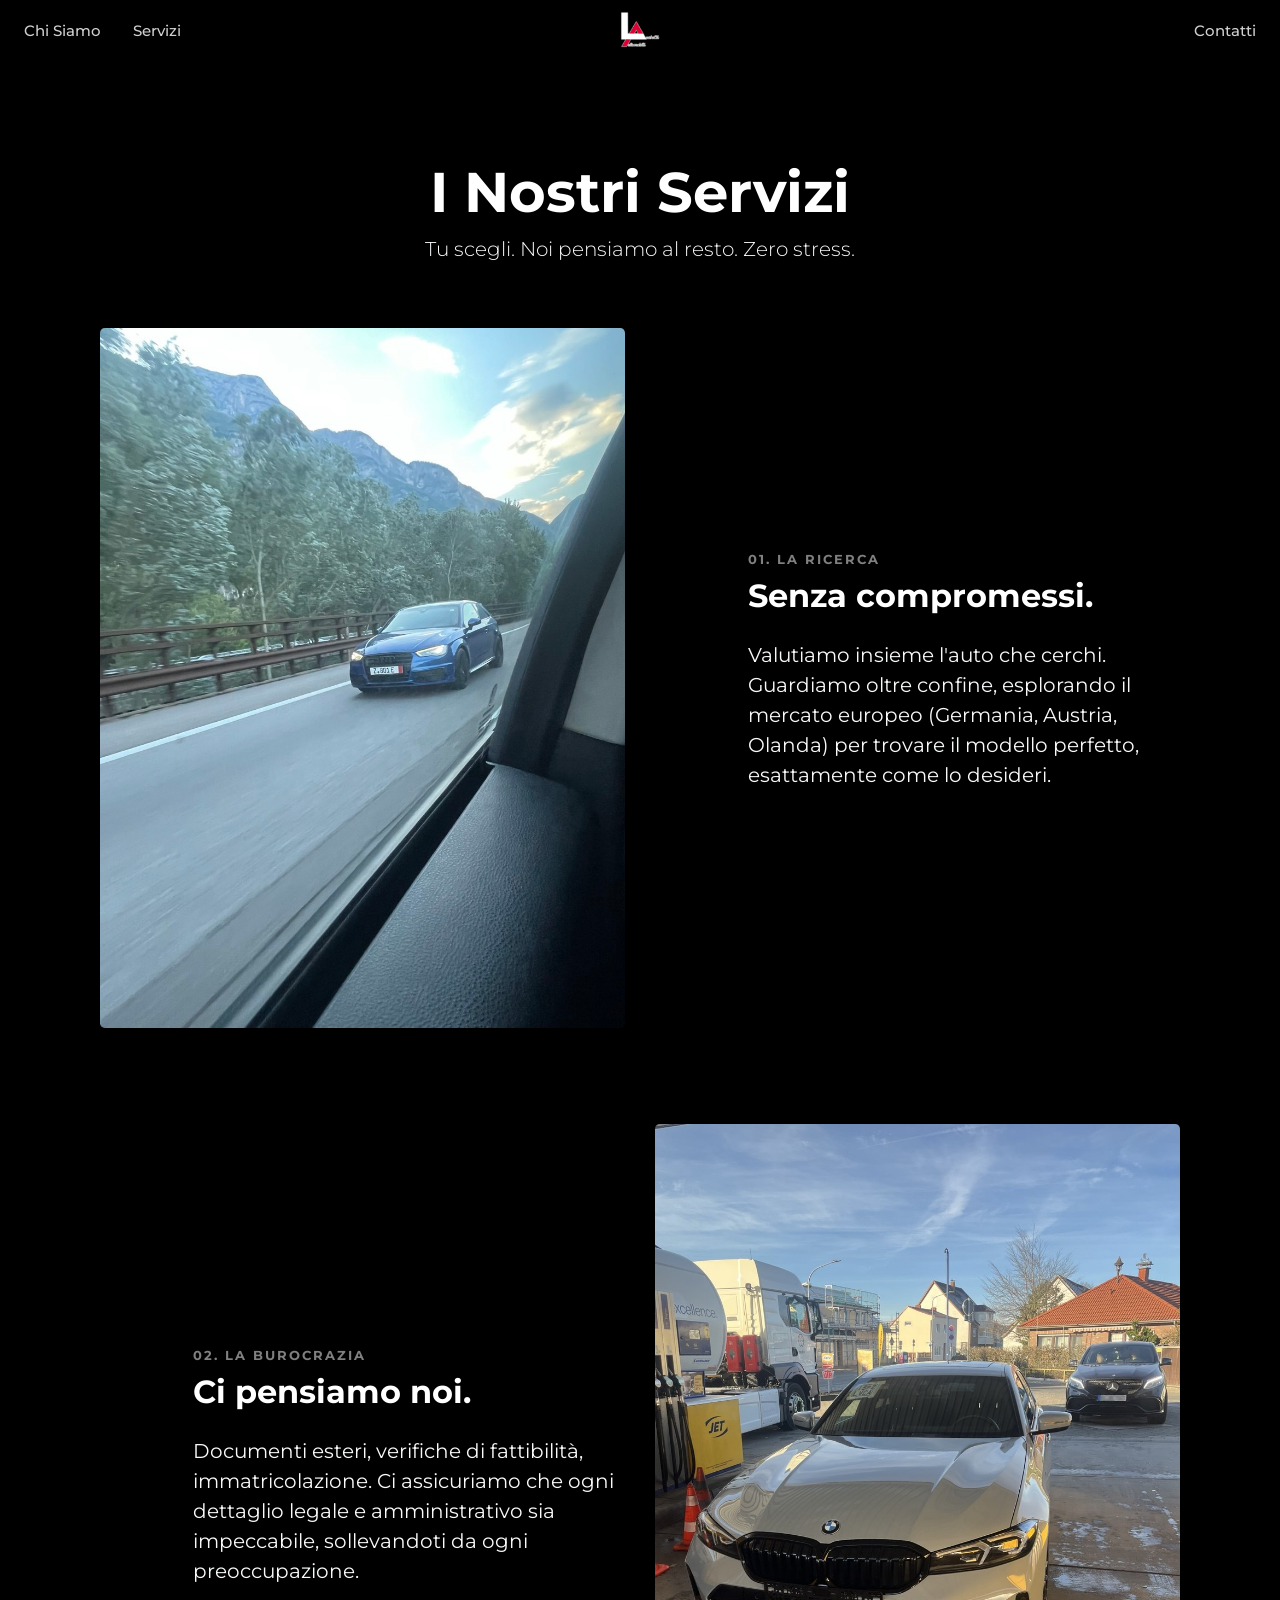
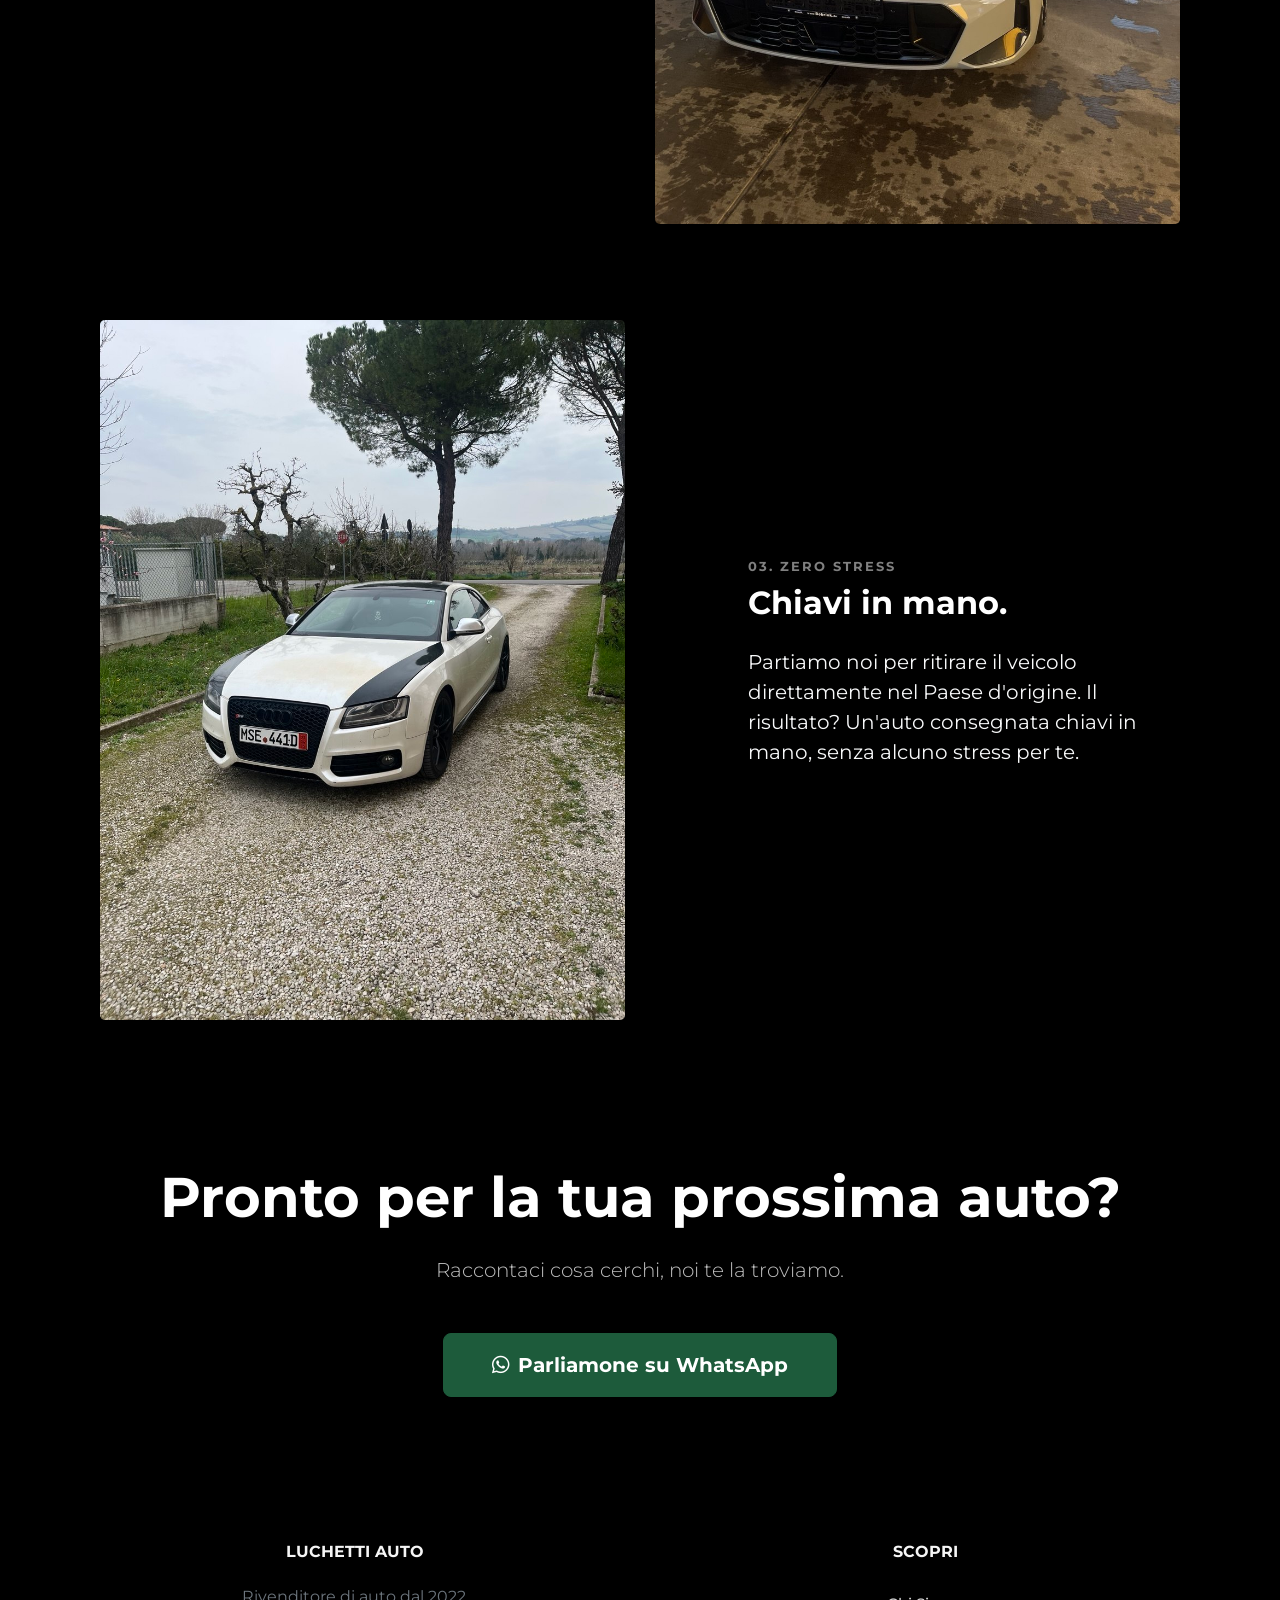
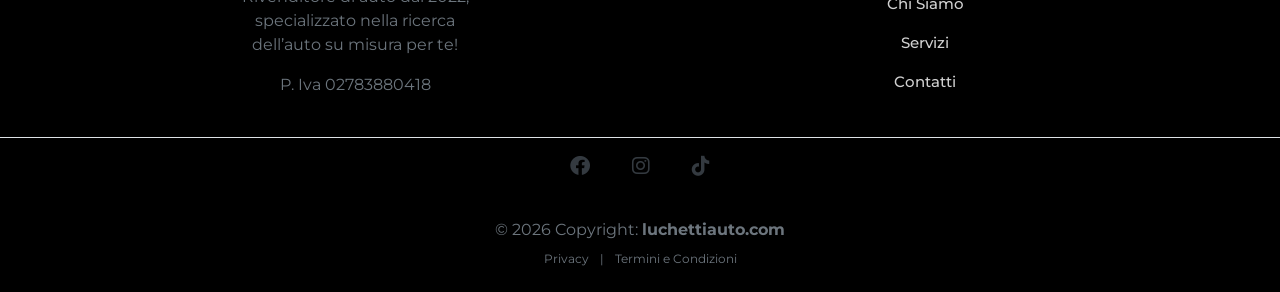
<file: services.html>
<!doctype html>
<html lang="it">
  <head>
    <meta charset="UTF-8" />
    <meta http-equiv="X-UA-Compatible" content="IE=edge" />
    <meta name="viewport" content="width=device-width, initial-scale=1.0" />
    <meta
      name="description"
      content="Scopri i servizi di Luchetti Auto. Siamo specializzati nella ricerca personalizzata e nell'importazione sicura di veicoli dall'estero per trovare la tua auto ideale."
    />
    <meta
      name="keywords"
      content="servizi, luchetti auto, rivenditore auto, importazione"
    />
    <meta property="og:type" content="website" />
    <meta property="og:url" content="https://luchettiauto.com/services.html" />
    <meta property="og:title" content="I Nostri Servizi - Luchetti Auto" />
    <meta
      property="og:description"
      content="Scopri i servizi di Luchetti Auto. Siamo specializzati nell'importazione per trovare la tua auto ideale."
    />
    <meta property="og:site_name" content="Luchetti Auto" />
    <meta property="og:locale" content="it_IT" />
    <meta
      property="og:image"
      content="https://luchettiauto.com/MEDIA/logos/logobg.jpeg"
    />
    <meta name="twitter:card" content="summary" />
    <meta name="twitter:title" content="Servizi - Luchetti Auto" />
    <meta
      name="twitter:description"
      content="Scopri i servizi di Luchetti Auto."
    />
    <link rel="canonical" href="https://luchettiauto.com/services.html" />
    <link rel="icon" type="image/x-icon" href="/MEDIA/logos/logo.ico" />

    <link
      rel="stylesheet"
      href="https://cdn.jsdelivr.net/npm/bootstrap@4.3.1/dist/css/bootstrap.min.css"
      integrity="sha384-ggOyR0iXCbMQv3Xipma34MD+dH/1fQ784/j6cY/iJTQUOhcWr7x9JvoRxT2MZw1T"
      crossorigin="anonymous"
    />
    <script
      src="https://code.jquery.com/jquery-3.3.1.slim.min.js"
      integrity="sha384-q8i/X+965DzO0rT7abK41JStQIAqVgRVzpbzo5smXKp4YfRvH+8abtTE1Pi6jizo"
      crossorigin="anonymous"
    ></script>
    <script
      src="https://cdn.jsdelivr.net/npm/popper.js@1.14.7/dist/umd/popper.min.js"
      integrity="sha384-UO2eT0CpHqdSJQ6hJty5KVphtPhzWj9WO1clHTMGa3JDZwrnQq4sF86dIHNDz0W1"
      crossorigin="anonymous"
    ></script>
    <script
      src="https://cdn.jsdelivr.net/npm/bootstrap@4.3.1/dist/js/bootstrap.min.js"
      integrity="sha384-JjSmVgyd0p3pXB1rRibZUAYoIIy6OrQ6VrjIEaFf/nJGzIxFDsf4x0xIM+B07jRM"
      crossorigin="anonymous"
    ></script>
    <link rel="stylesheet" href="CSS/global.css" />
    <link
      rel="stylesheet"
      href="https://cdnjs.cloudflare.com/ajax/libs/font-awesome/6.0.0-beta2/css/all.min.css"
      integrity="sha512-YWzhKL2whUzgiheMoBFwW8CKV4qpHQAEuvilg9FAn5VJUDwKZZxkJNuGM4XkWuk94WCrrwslk8yWNGmY1EduTA=="
      crossorigin="anonymous"
      referrerpolicy="no-referrer"
    />

    <script type="application/ld+json">
      {
        "@context": "https://schema.org",
        "@type": "LocalBusiness",
        "name": "Luchetti Auto",
        "image": "https://luchettiauto.com/MEDIA/logos/logobg.jpeg",
        "description": "Rivenditore di auto nuove e usate a Cartoceto (PU). Veicoli selezionati con cura.",
        "address": {
          "@type": "PostalAddress",
          "streetAddress": "Via Fiume 14",
          "addressLocality": "Cartoceto",
          "addressRegion": "Pesaro e Urbino",
          "postalCode": "61030",
          "addressCountry": "IT"
        },
        "telephone": "+393314180195",
        "email": "info@luchettiauto.com",
        "priceRange": "€€",
        "url": "https://luchettiauto.com",
        "areaServed": {
          "@type": "City",
          "name": "Cartoceto"
        }
      }
    </script>
    <title>Servizi - Luchetti Auto</title>
  </head>
  <body>
    <div id="navbar-placeholder"></div>
    <main class="container mt-5 mb-5">
      <div class="text-center py-5 mt-4">
        <h1 class="display-4 font-weight-bold text-white">I Nostri Servizi</h1>
        <p class="lead text-light">
          Tu scegli. Noi pensiamo al resto. Zero stress.
        </p>
      </div>

      <div class="container overflow-hidden">
        <div class="row align-items-center mb-5 pb-md-5">
          <div class="col-md-6 mb-4 mb-md-0">
            <img
              src="MEDIA/services/service-search.jpg"
              alt="Ricerca auto all'estero"
              class="img-fluid rounded-lg shadow-lg"
              style="max-height: 700px; width: 100%; object-fit: cover"
            />
          </div>
          <div class="col-md-5 offset-md-1">
            <div
              class="text-white-50 small font-weight-bold mb-2 text-uppercase"
              style="letter-spacing: 2px"
            >
              01. La Ricerca
            </div>
            <h2 class="font-weight-bold mb-4 text-white">Senza compromessi.</h2>
            <p class="text-light" style="font-size: 1.25rem">
              Valutiamo insieme l'auto che cerchi. Guardiamo oltre confine,
              esplorando il mercato europeo (Germania, Austria, Olanda) per
              trovare il modello perfetto, esattamente come lo desideri.
            </p>
          </div>
        </div>

        <div class="row align-items-center mb-5 pb-md-5 flex-md-row-reverse">
          <div class="col-md-6 mb-4 mb-md-0">
            <img
              src="MEDIA/services/service-bureaucracy.jpg"
              alt="Burocrazia auto importata"
              class="img-fluid rounded-lg shadow-lg"
              style="max-height: 700px; width: 100%; object-fit: cover"
            />
          </div>
          <div class="col-md-5 offset-md-1">
            <div
              class="text-white-50 small font-weight-bold mb-2 text-uppercase"
              style="letter-spacing: 2px"
            >
              02. La Burocrazia
            </div>
            <h2 class="font-weight-bold mb-4 text-white">Ci pensiamo noi.</h2>
            <p class="text-light" style="font-size: 1.25rem">
              Documenti esteri, verifiche di fattibilità, immatricolazione. Ci
              assicuriamo che ogni dettaglio legale e amministrativo sia
              impeccabile, sollevandoti da ogni preoccupazione.
            </p>
          </div>
        </div>

        <div class="row align-items-center pb-md-5">
          <div class="col-md-6 mb-4 mb-md-0">
            <img
              src="MEDIA/services/service-delivery.jpg"
              alt="Consegna auto chiavi in mano"
              class="img-fluid rounded-lg shadow-lg"
              style="max-height: 700px; width: 100%; object-fit: cover"
            />
          </div>
          <div class="col-md-5 offset-md-1">
            <div
              class="text-white-50 small font-weight-bold mb-2 text-uppercase"
              style="letter-spacing: 2px"
            >
              03. Zero Stress
            </div>
            <h2 class="font-weight-bold mb-4 text-white">Chiavi in mano.</h2>
            <p class="text-light" style="font-size: 1.25rem">
              Partiamo noi per ritirare il veicolo direttamente nel Paese
              d'origine. Il risultato? Un'auto consegnata chiavi in mano, senza
              alcuno stress per te.
            </p>
          </div>
        </div>
      </div>

      <div class="text-center text-white py-5 mt-5 mb-5">
        <div class="container position-relative" style="z-index: 2">
          <h2 class="display-4 font-weight-bold mb-4">
            Pronto per la tua prossima auto?
          </h2>
          <p class="lead mb-5" style="opacity: 0.75">
            Raccontaci cosa cerchi, noi te la troviamo.
          </p>

          <a
            href="https://wa.me/393314180195?text=Ciao%20Luca%2C%20vorrei%20avere%20maggiori%20informazioni%20sul%20servizio%20di%20importazione."
            target="_blank"
            rel="noopener noreferrer"
            class="btn btn-lg px-5 py-3 whatsapp-button"
          >
            <i class="fab fa-whatsapp" aria-hidden="true"></i>
            <span>Parliamone su WhatsApp</span>
          </a>
        </div>
      </div>
    </main>
    <div id="footer-placeholder"></div>
    <script src="JS/components.js"></script>
  </body>
</html>
</file>
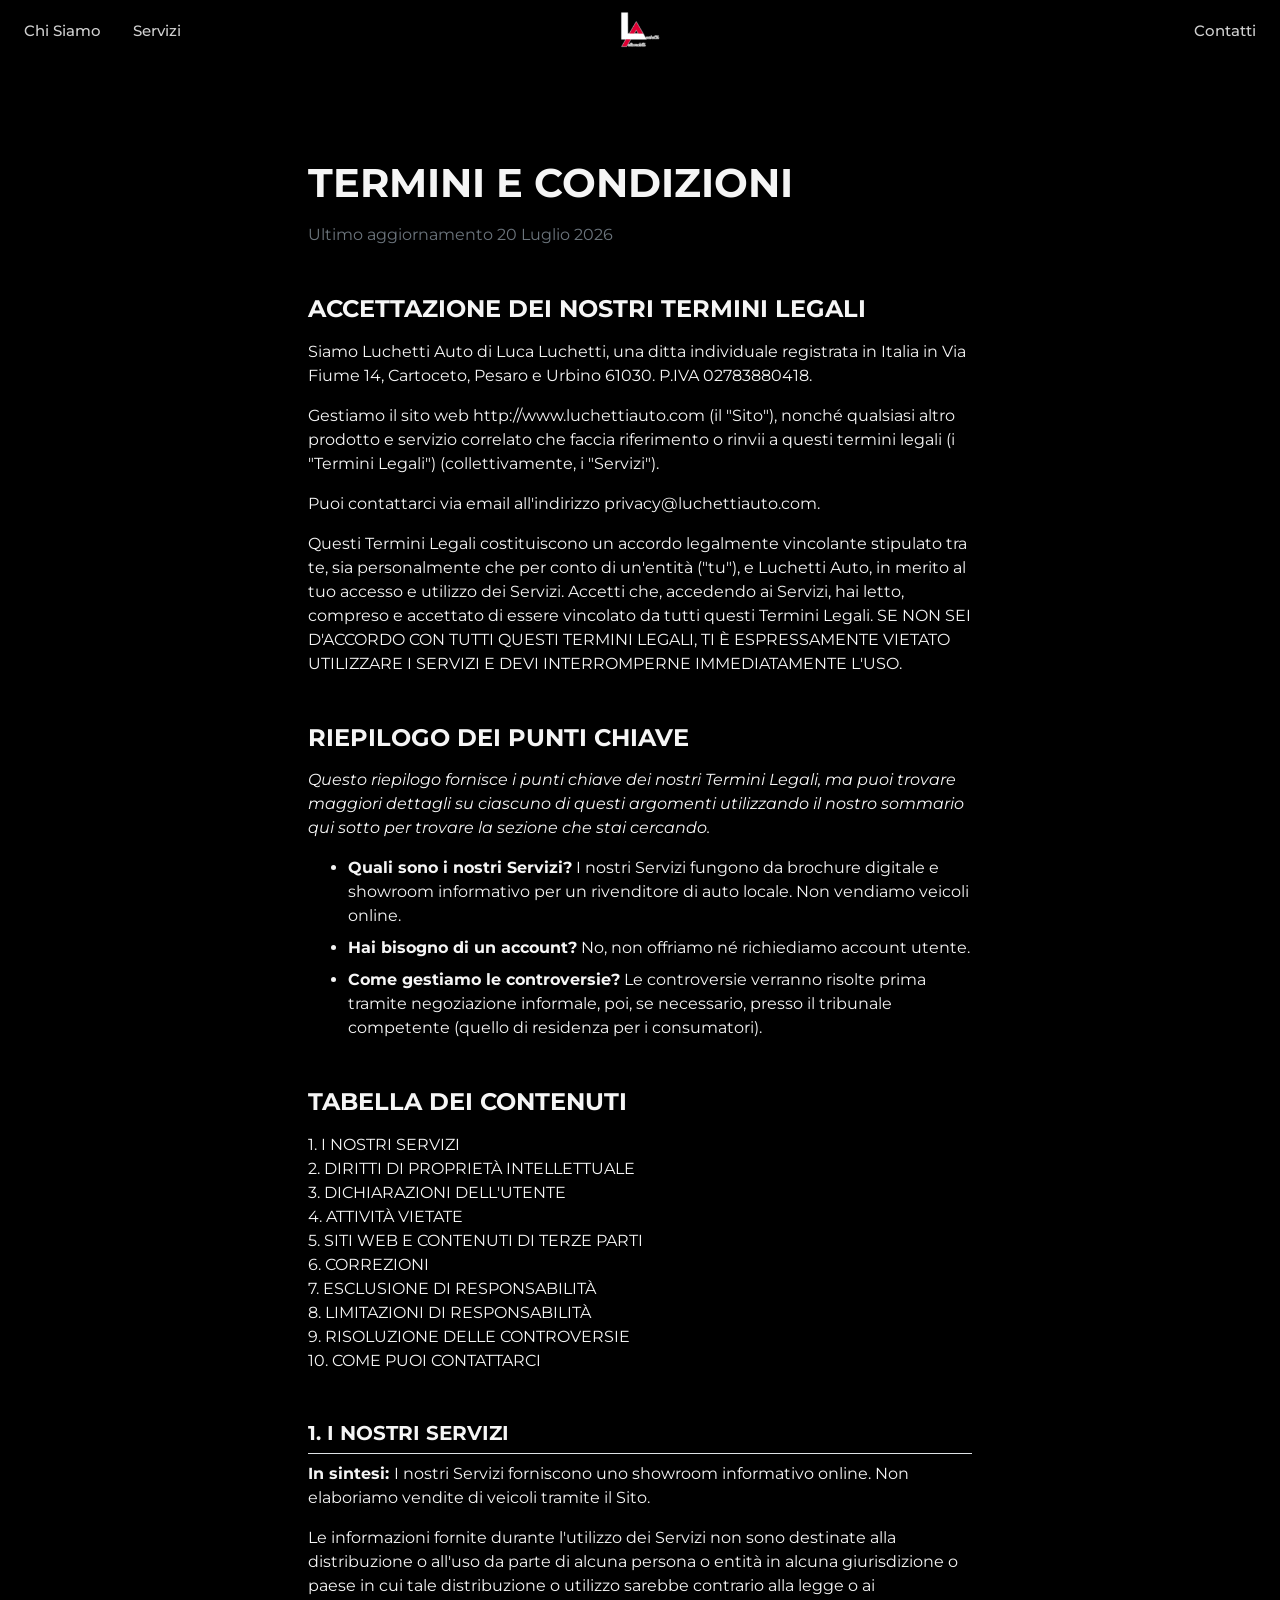
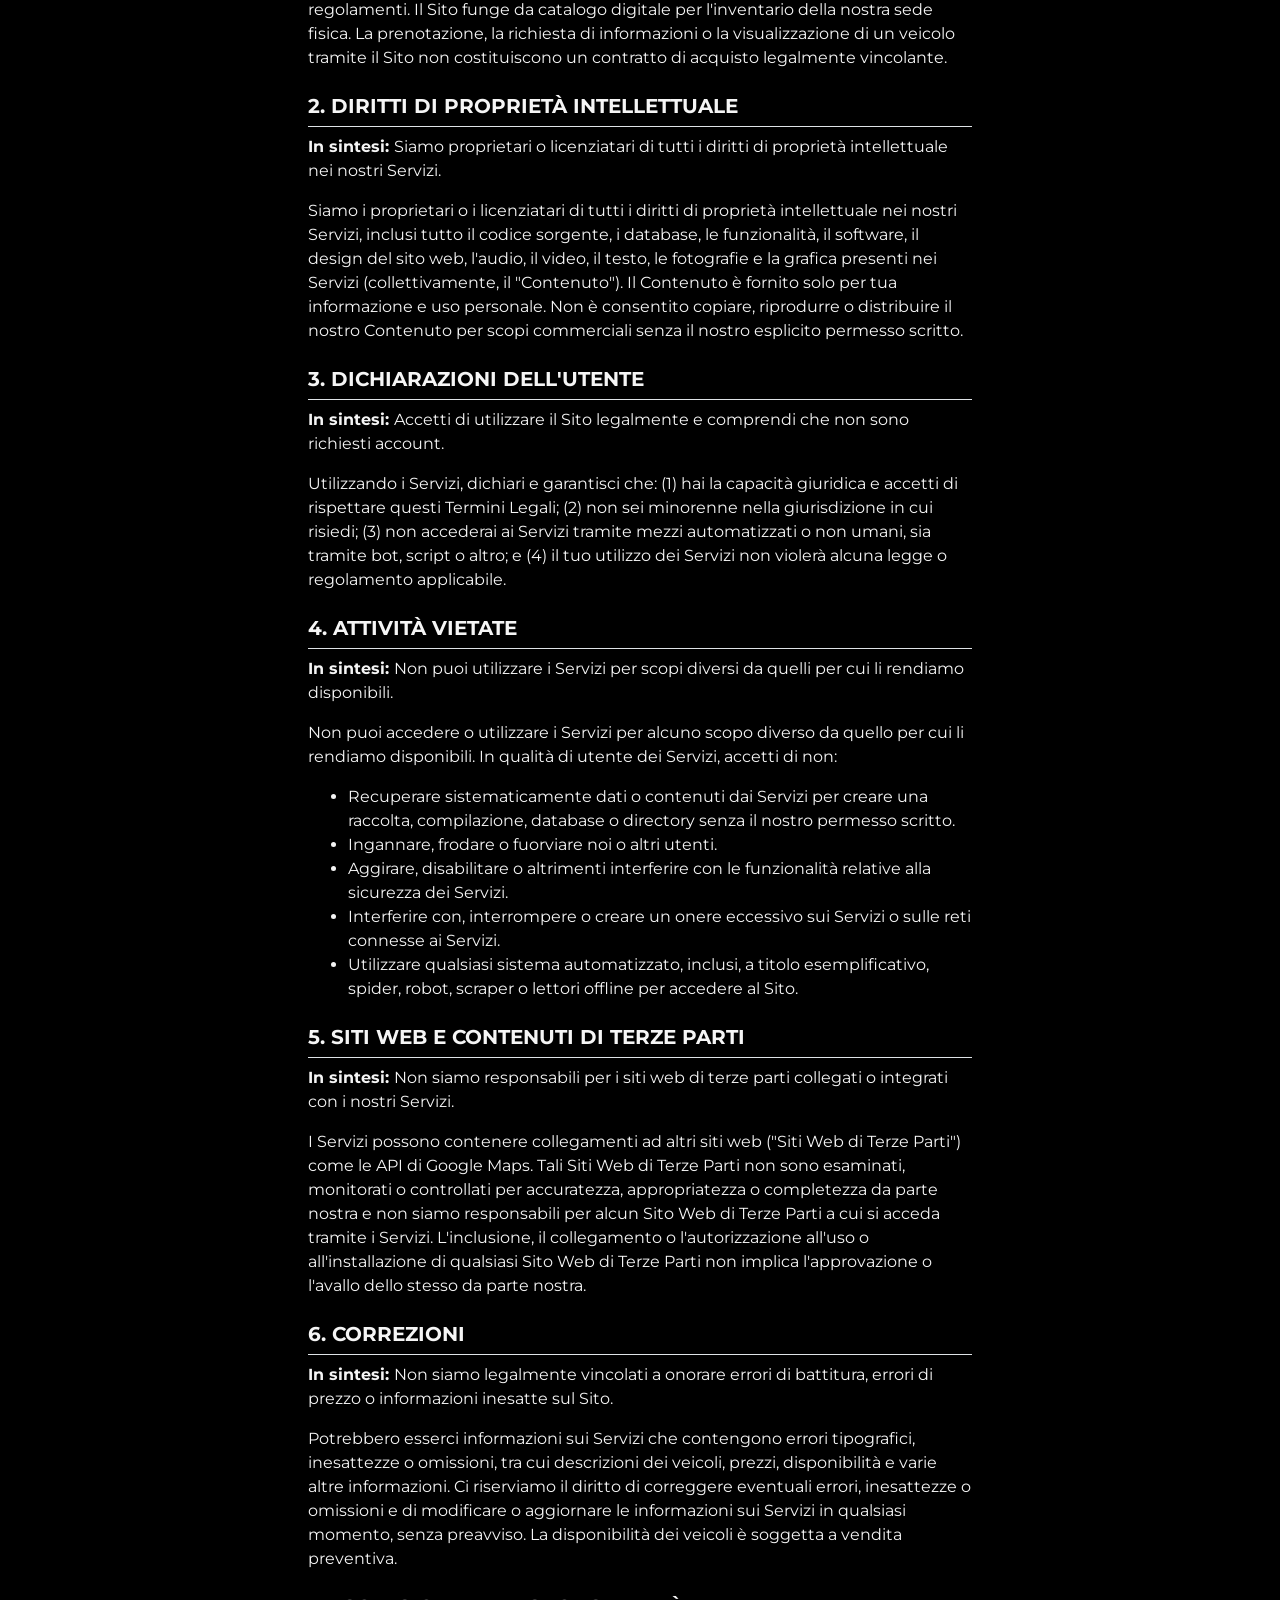
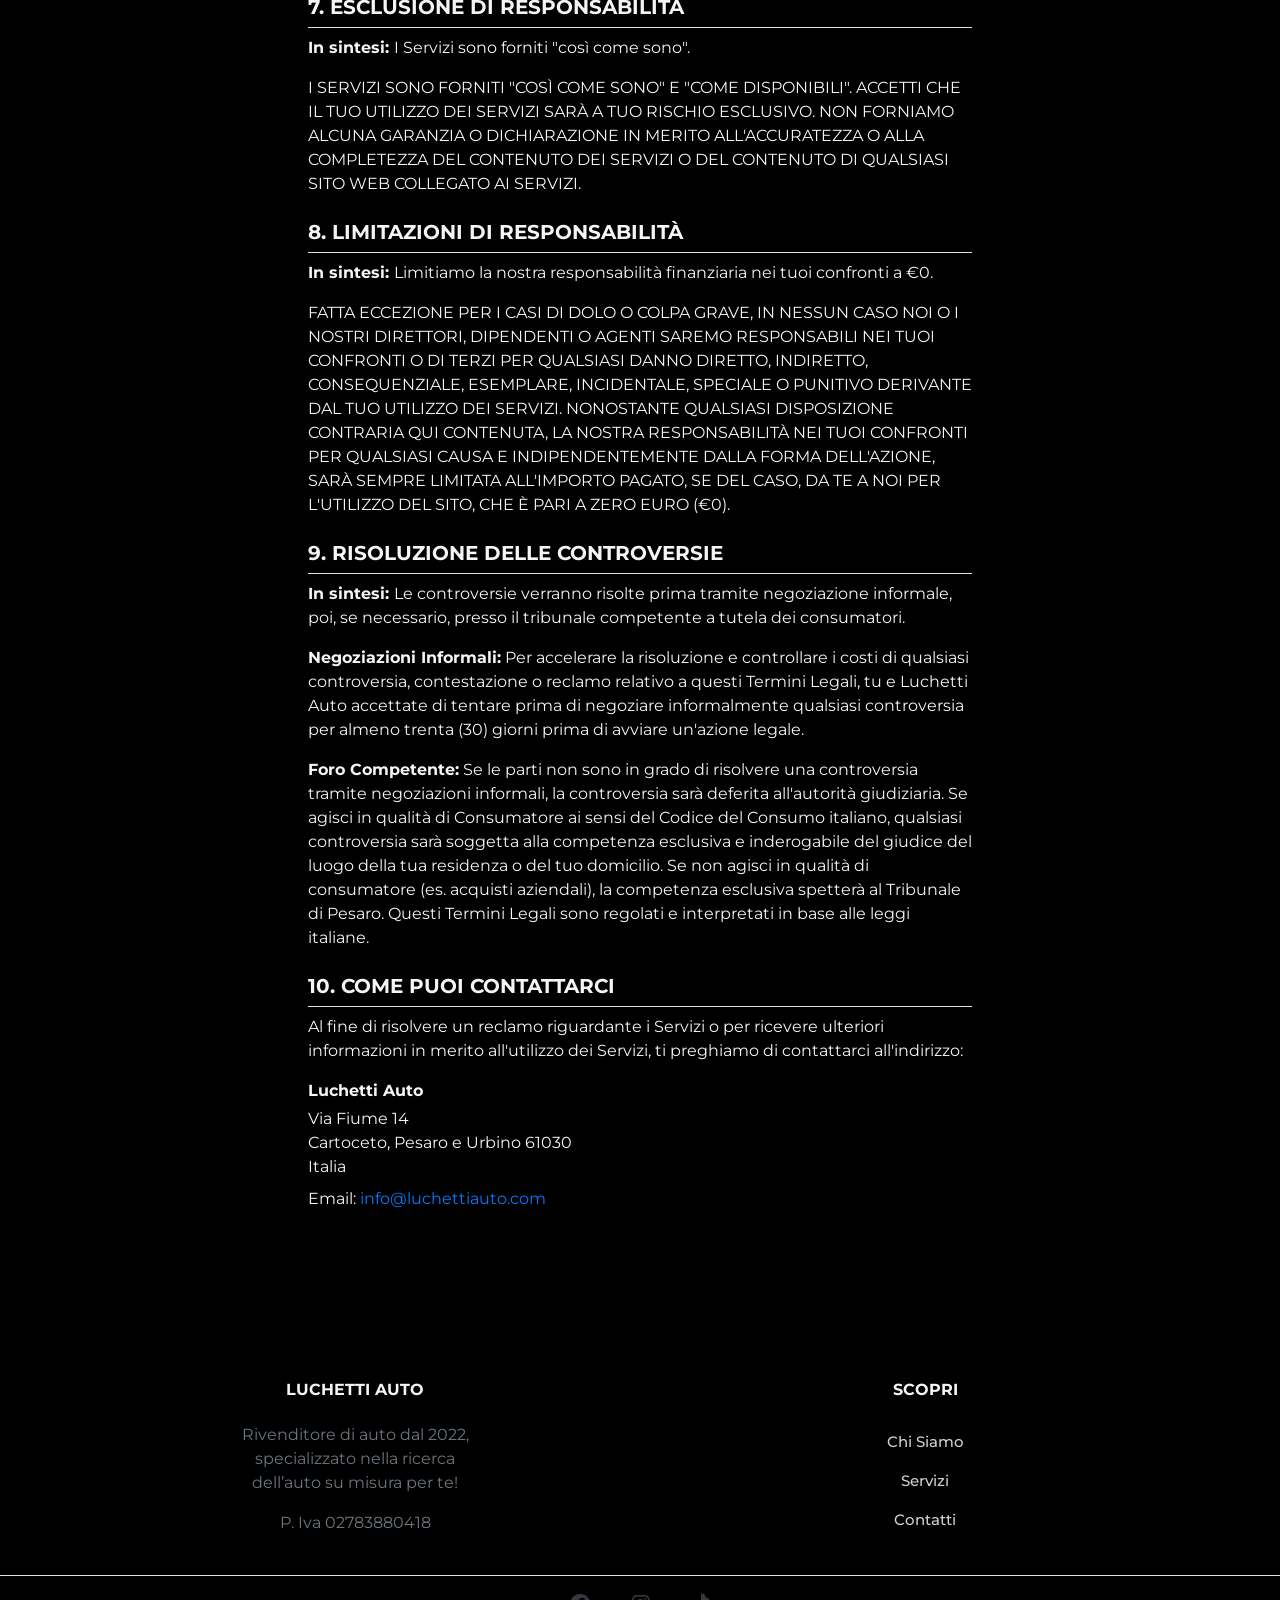
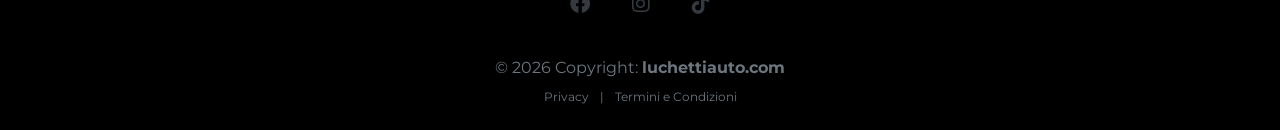
<file: terms.html>
<!doctype html>
<html lang="it">
  <head>
    <meta charset="UTF-8" />
    <meta http-equiv="X-UA-Compatible" content="IE=edge" />
    <meta name="viewport" content="width=device-width, initial-scale=1.0" />
    <meta
      name="description"
      content="Leggi i termini e le condizioni di utilizzo del sito Luchetti Auto."
    />
    <meta property="og:type" content="website" />
    <meta property="og:url" content="https://luchettiauto.com/terms.html" />
    <meta property="og:title" content="Termini e Condizioni - Luchetti Auto" />
    <meta property="og:site_name" content="Luchetti Auto" />
    <meta property="og:locale" content="it_IT" />
    <meta
      property="og:image"
      content="https://luchettiauto.com/MEDIA/logos/logobg.jpeg"
    />
    <link rel="canonical" href="https://luchettiauto.com/terms.html" />
    <link rel="icon" type="image/x-icon" href="/MEDIA/logos/logo.ico" />

    <link
      rel="stylesheet"
      href="https://cdn.jsdelivr.net/npm/bootstrap@4.3.1/dist/css/bootstrap.min.css"
      integrity="sha384-ggOyR0iXCbMQv3Xipma34MD+dH/1fQ784/j6cY/iJTQUOhcWr7x9JvoRxT2MZw1T"
      crossorigin="anonymous"
    />
    <script
      src="https://code.jquery.com/jquery-3.3.1.slim.min.js"
      integrity="sha384-q8i/X+965DzO0rT7abK41JStQIAqVgRVzpbzo5smXKp4YfRvH+8abtTE1Pi6jizo"
      crossorigin="anonymous"
    ></script>
    <script
      src="https://cdn.jsdelivr.net/npm/popper.js@1.14.7/dist/umd/popper.min.js"
      integrity="sha384-UO2eT0CpHqdSJQ6hJty5KVphtPhzWj9WO1clHTMGa3JDZwrnQq4sF86dIHNDz0W1"
      crossorigin="anonymous"
    ></script>
    <script
      src="https://cdn.jsdelivr.net/npm/bootstrap@4.3.1/dist/js/bootstrap.min.js"
      integrity="sha384-JjSmVgyd0p3pXB1rRibZUAYoIIy6OrQ6VrjIEaFf/nJGzIxFDsf4x0xIM+B07jRM"
      crossorigin="anonymous"
    ></script>
    <link rel="stylesheet" href="CSS/global.css" />
    <link
      rel="stylesheet"
      href="https://cdnjs.cloudflare.com/ajax/libs/font-awesome/6.0.0-beta2/css/all.min.css"
      integrity="sha512-YWzhKL2whUzgiheMoBFwW8CKV4qpHQAEuvilg9FAn5VJUDwKZZxkJNuGM4XkWuk94WCrrwslk8yWNGmY1EduTA=="
      crossorigin="anonymous"
      referrerpolicy="no-referrer"
    />

    <title>Termini e Condizioni - Luchetti Auto</title>
  </head>
  <body>
    <div id="navbar-placeholder"></div>
    <main class="container p-5 mt-5 mb-5" style="max-width: 760px">
      <div class="mb-5">
        <h1 class="display-5 font-weight-bold mb-3">TERMINI E CONDIZIONI</h1>
        <p class="text-muted">Ultimo aggiornamento 20 Luglio 2026</p>
      </div>

      <section class="mb-5">
        <h2 class="h4 font-weight-bold mb-3">
          ACCETTAZIONE DEI NOSTRI TERMINI LEGALI
        </h2>
        <p>
          Siamo Luchetti Auto di Luca Luchetti, una ditta individuale registrata
          in Italia in Via Fiume 14, Cartoceto, Pesaro e Urbino 61030. P.IVA
          02783880418.
        </p>
        <p>
          Gestiamo il sito web http://www.luchettiauto.com (il "Sito"), nonché
          qualsiasi altro prodotto e servizio correlato che faccia riferimento o
          rinvii a questi termini legali (i "Termini Legali") (collettivamente,
          i "Servizi").
        </p>
        <p>
          Puoi contattarci via email all'indirizzo privacy@luchettiauto.com.
        </p>
        <p>
          Questi Termini Legali costituiscono un accordo legalmente vincolante
          stipulato tra te, sia personalmente che per conto di un'entità ("tu"),
          e Luchetti Auto, in merito al tuo accesso e utilizzo dei Servizi.
          Accetti che, accedendo ai Servizi, hai letto, compreso e accettato di
          essere vincolato da tutti questi Termini Legali. SE NON SEI D'ACCORDO
          CON TUTTI QUESTI TERMINI LEGALI, TI È ESPRESSAMENTE VIETATO UTILIZZARE
          I SERVIZI E DEVI INTERROMPERNE IMMEDIATAMENTE L'USO.
        </p>
      </section>

      <section class="mb-5">
        <h2 class="h4 font-weight-bold mb-3">RIEPILOGO DEI PUNTI CHIAVE</h2>
        <p>
          <em
            >Questo riepilogo fornisce i punti chiave dei nostri Termini Legali,
            ma puoi trovare maggiori dettagli su ciascuno di questi argomenti
            utilizzando il nostro sommario qui sotto per trovare la sezione che
            stai cercando.</em
          >
        </p>
        <ul class="mb-4">
          <li class="mb-2">
            <strong>Quali sono i nostri Servizi?</strong> I nostri Servizi
            fungono da brochure digitale e showroom informativo per un
            rivenditore di auto locale. Non vendiamo veicoli online.
          </li>
          <li class="mb-2">
            <strong>Hai bisogno di un account?</strong> No, non offriamo né
            richiediamo account utente.
          </li>
          <li class="mb-2">
            <strong>Come gestiamo le controversie?</strong> Le controversie
            verranno risolte prima tramite negoziazione informale, poi, se
            necessario, presso il tribunale competente (quello di residenza per
            i consumatori).
          </li>
        </ul>
      </section>

      <section class="mb-5">
        <h2 class="h4 font-weight-bold mb-3">TABELLA DEI CONTENUTI</h2>
        <ol class="list-unstyled">
          <li>1. I NOSTRI SERVIZI</li>
          <li>2. DIRITTI DI PROPRIETÀ INTELLETTUALE</li>
          <li>3. DICHIARAZIONI DELL'UTENTE</li>
          <li>4. ATTIVITÀ VIETATE</li>
          <li>5. SITI WEB E CONTENUTI DI TERZE PARTI</li>
          <li>6. CORREZIONI</li>
          <li>7. ESCLUSIONE DI RESPONSABILITÀ</li>
          <li>8. LIMITAZIONI DI RESPONSABILITÀ</li>
          <li>9. RISOLUZIONE DELLE CONTROVERSIE</li>
          <li>10. COME PUOI CONTATTARCI</li>
        </ol>
      </section>

      <section class="mb-4">
        <h3 class="h5 font-weight-bold text-uppercase border-bottom pb-2">
          1. I Nostri Servizi
        </h3>
        <p class="font-weight-bold">
          In sintesi:
          <span class="font-weight-normal"
            >I nostri Servizi forniscono uno showroom informativo online. Non
            elaboriamo vendite di veicoli tramite il Sito.</span
          >
        </p>
        <p>
          Le informazioni fornite durante l'utilizzo dei Servizi non sono
          destinate alla distribuzione o all'uso da parte di alcuna persona o
          entità in alcuna giurisdizione o paese in cui tale distribuzione o
          utilizzo sarebbe contrario alla legge o ai regolamenti. Il Sito funge
          da catalogo digitale per l'inventario della nostra sede fisica. La
          prenotazione, la richiesta di informazioni o la visualizzazione di un
          veicolo tramite il Sito non costituiscono un contratto di acquisto
          legalmente vincolante.
        </p>
      </section>

      <section class="mb-4">
        <h3 class="h5 font-weight-bold text-uppercase border-bottom pb-2">
          2. Diritti di Proprietà Intellettuale
        </h3>
        <p class="font-weight-bold">
          In sintesi:
          <span class="font-weight-normal"
            >Siamo proprietari o licenziatari di tutti i diritti di proprietà
            intellettuale nei nostri Servizi.</span
          >
        </p>
        <p>
          Siamo i proprietari o i licenziatari di tutti i diritti di proprietà
          intellettuale nei nostri Servizi, inclusi tutto il codice sorgente, i
          database, le funzionalità, il software, il design del sito web,
          l'audio, il video, il testo, le fotografie e la grafica presenti nei
          Servizi (collettivamente, il "Contenuto"). Il Contenuto è fornito solo
          per tua informazione e uso personale. Non è consentito copiare,
          riprodurre o distribuire il nostro Contenuto per scopi commerciali
          senza il nostro esplicito permesso scritto.
        </p>
      </section>

      <section class="mb-4">
        <h3 class="h5 font-weight-bold text-uppercase border-bottom pb-2">
          3. Dichiarazioni dell'Utente
        </h3>
        <p class="font-weight-bold">
          In sintesi:
          <span class="font-weight-normal"
            >Accetti di utilizzare il Sito legalmente e comprendi che non sono
            richiesti account.</span
          >
        </p>
        <p>
          Utilizzando i Servizi, dichiari e garantisci che: (1) hai la capacità
          giuridica e accetti di rispettare questi Termini Legali; (2) non sei
          minorenne nella giurisdizione in cui risiedi; (3) non accederai ai
          Servizi tramite mezzi automatizzati o non umani, sia tramite bot,
          script o altro; e (4) il tuo utilizzo dei Servizi non violerà alcuna
          legge o regolamento applicabile.
        </p>
      </section>

      <section class="mb-4">
        <h3 class="h5 font-weight-bold text-uppercase border-bottom pb-2">
          4. Attività Vietate
        </h3>
        <p class="font-weight-bold">
          In sintesi:
          <span class="font-weight-normal"
            >Non puoi utilizzare i Servizi per scopi diversi da quelli per cui
            li rendiamo disponibili.</span
          >
        </p>
        <p>
          Non puoi accedere o utilizzare i Servizi per alcuno scopo diverso da
          quello per cui li rendiamo disponibili. In qualità di utente dei
          Servizi, accetti di non:
        </p>
        <ul>
          <li>
            Recuperare sistematicamente dati o contenuti dai Servizi per creare
            una raccolta, compilazione, database o directory senza il nostro
            permesso scritto.
          </li>
          <li>Ingannare, frodare o fuorviare noi o altri utenti.</li>
          <li>
            Aggirare, disabilitare o altrimenti interferire con le funzionalità
            relative alla sicurezza dei Servizi.
          </li>
          <li>
            Interferire con, interrompere o creare un onere eccessivo sui
            Servizi o sulle reti connesse ai Servizi.
          </li>
          <li>
            Utilizzare qualsiasi sistema automatizzato, inclusi, a titolo
            esemplificativo, spider, robot, scraper o lettori offline per
            accedere al Sito.
          </li>
        </ul>
      </section>

      <section class="mb-4">
        <h3 class="h5 font-weight-bold text-uppercase border-bottom pb-2">
          5. Siti Web e Contenuti di Terze Parti
        </h3>
        <p class="font-weight-bold">
          In sintesi:
          <span class="font-weight-normal"
            >Non siamo responsabili per i siti web di terze parti collegati o
            integrati con i nostri Servizi.</span
          >
        </p>
        <p>
          I Servizi possono contenere collegamenti ad altri siti web ("Siti Web
          di Terze Parti") come le API di Google Maps. Tali Siti Web di Terze
          Parti non sono esaminati, monitorati o controllati per accuratezza,
          appropriatezza o completezza da parte nostra e non siamo responsabili
          per alcun Sito Web di Terze Parti a cui si acceda tramite i Servizi.
          L'inclusione, il collegamento o l'autorizzazione all'uso o
          all'installazione di qualsiasi Sito Web di Terze Parti non implica
          l'approvazione o l'avallo dello stesso da parte nostra.
        </p>
      </section>

      <section class="mb-4">
        <h3 class="h5 font-weight-bold text-uppercase border-bottom pb-2">
          6. Correzioni
        </h3>
        <p class="font-weight-bold">
          In sintesi:
          <span class="font-weight-normal"
            >Non siamo legalmente vincolati a onorare errori di battitura,
            errori di prezzo o informazioni inesatte sul Sito.</span
          >
        </p>
        <p>
          Potrebbero esserci informazioni sui Servizi che contengono errori
          tipografici, inesattezze o omissioni, tra cui descrizioni dei veicoli,
          prezzi, disponibilità e varie altre informazioni. Ci riserviamo il
          diritto di correggere eventuali errori, inesattezze o omissioni e di
          modificare o aggiornare le informazioni sui Servizi in qualsiasi
          momento, senza preavviso. La disponibilità dei veicoli è soggetta a
          vendita preventiva.
        </p>
      </section>

      <section class="mb-4">
        <h3 class="h5 font-weight-bold text-uppercase border-bottom pb-2">
          7. Esclusione di Responsabilità
        </h3>
        <p class="font-weight-bold">
          In sintesi:
          <span class="font-weight-normal"
            >I Servizi sono forniti "così come sono".</span
          >
        </p>
        <p>
          I SERVIZI SONO FORNITI "COSÌ COME SONO" E "COME DISPONIBILI". ACCETTI
          CHE IL TUO UTILIZZO DEI SERVIZI SARÀ A TUO RISCHIO ESCLUSIVO. NON
          FORNIAMO ALCUNA GARANZIA O DICHIARAZIONE IN MERITO ALL'ACCURATEZZA O
          ALLA COMPLETEZZA DEL CONTENUTO DEI SERVIZI O DEL CONTENUTO DI
          QUALSIASI SITO WEB COLLEGATO AI SERVIZI.
        </p>
      </section>

      <section class="mb-4">
        <h3 class="h5 font-weight-bold text-uppercase border-bottom pb-2">
          8. Limitazioni di responsabilità
        </h3>
        <p class="font-weight-bold">
          In sintesi:
          <span class="font-weight-normal"
            >Limitiamo la nostra responsabilità finanziaria nei tuoi confronti a
            €0.</span
          >
        </p>
        <p>
          FATTA ECCEZIONE PER I CASI DI DOLO O COLPA GRAVE, IN NESSUN CASO NOI O
          I NOSTRI DIRETTORI, DIPENDENTI O AGENTI SAREMO RESPONSABILI NEI TUOI
          CONFRONTI O DI TERZI PER QUALSIASI DANNO DIRETTO, INDIRETTO,
          CONSEQUENZIALE, ESEMPLARE, INCIDENTALE, SPECIALE O PUNITIVO DERIVANTE
          DAL TUO UTILIZZO DEI SERVIZI. NONOSTANTE QUALSIASI DISPOSIZIONE
          CONTRARIA QUI CONTENUTA, LA NOSTRA RESPONSABILITÀ NEI TUOI CONFRONTI
          PER QUALSIASI CAUSA E INDIPENDENTEMENTE DALLA FORMA DELL'AZIONE, SARÀ
          SEMPRE LIMITATA ALL'IMPORTO PAGATO, SE DEL CASO, DA TE A NOI PER
          L'UTILIZZO DEL SITO, CHE È PARI A ZERO EURO (€0).
        </p>
      </section>

      <section class="mb-4">
        <h3 class="h5 font-weight-bold text-uppercase border-bottom pb-2">
          9. Risoluzione delle Controversie
        </h3>
        <p class="font-weight-bold">
          In sintesi:
          <span class="font-weight-normal"
            >Le controversie verranno risolte prima tramite negoziazione
            informale, poi, se necessario, presso il tribunale competente a
            tutela dei consumatori.</span
          >
        </p>
        <p>
          <strong>Negoziazioni Informali:</strong> Per accelerare la risoluzione
          e controllare i costi di qualsiasi controversia, contestazione o
          reclamo relativo a questi Termini Legali, tu e Luchetti Auto accettate
          di tentare prima di negoziare informalmente qualsiasi controversia per
          almeno trenta (30) giorni prima di avviare un'azione legale.
        </p>
        <p>
          <strong>Foro Competente:</strong> Se le parti non sono in grado di
          risolvere una controversia tramite negoziazioni informali, la
          controversia sarà deferita all'autorità giudiziaria. Se agisci in
          qualità di Consumatore ai sensi del Codice del Consumo italiano,
          qualsiasi controversia sarà soggetta alla competenza esclusiva e
          inderogabile del giudice del luogo della tua residenza o del tuo
          domicilio. Se non agisci in qualità di consumatore (es. acquisti
          aziendali), la competenza esclusiva spetterà al Tribunale di Pesaro.
          Questi Termini Legali sono regolati e interpretati in base alle leggi
          italiane.
        </p>
      </section>

      <section class="mb-4">
        <h3 class="h5 font-weight-bold text-uppercase border-bottom pb-2">
          10. Come puoi contattarci
        </h3>
        <p>
          Al fine di risolvere un reclamo riguardante i Servizi o per ricevere
          ulteriori informazioni in merito all'utilizzo dei Servizi, ti
          preghiamo di contattarci all'indirizzo:
        </p>
        <address class="mb-0">
          <ul class="list-unstyled mb-0">
            <li class="font-weight-bold mb-1">Luchetti Auto</li>
            <li>Via Fiume 14</li>
            <li>Cartoceto, Pesaro e Urbino 61030</li>
            <li>Italia</li>
            <li class="mt-2">
              Email:
              <a href="mailto:info@luchettiauto.com">info@luchettiauto.com</a>
            </li>
          </ul>
        </address>
      </section>
    </main>
    <div id="footer-placeholder"></div>
    <script src="JS/components.js"></script>
  </body>
</html>
</file>
<file: CSS/global.css>
/* IMPORTS */
@import url("https://fonts.googleapis.com/css2?family=Montserrat:wght@300;400;500;600;700&family=Open+Sans&family=Schoolbell&display=swap");

/* GENERAL STYLES */
:root {
  --whatsapp-green: #1d5b3b;
  --whatsapp-green-hover: #174a30;
}

html,
body {
  overflow-x: hidden;
  font-family: Montserrat;
  background-color: #000000;
  color: #f5f5f5;
  scroll-behavior: smooth;
}

.whatsapp-button {
  display: inline-flex;
  align-items: center;
  justify-content: center;
  gap: 0.5rem;
  border: 1px solid var(--whatsapp-green);
  border-radius: 8px;
  background-color: var(--whatsapp-green);
  color: #ffffff;
  font-weight: 700;
  text-decoration: none;
  transition:
    background-color 0.2s ease,
    border-color 0.2s ease;
}

.whatsapp-button:hover,
.whatsapp-button:focus {
  border-color: var(--whatsapp-green-hover);
  background-color: var(--whatsapp-green-hover);
  color: #ffffff;
  text-decoration: none;
}

.whatsapp-button i {
  font-size: 1.25rem;
}

*:focus {
  outline: 0 !important;
}

/* Base Navbar Styles (Mobile First) */
.navbar {
  background-color: #000000 !important;
  padding: 0.75rem 1.5rem;
  display: flex;
  justify-content: space-between;
  align-items: center;
}

/* Link Styling */
.nav-link {
  color: #d0d0d0 !important;
  text-decoration: none;
  font-size: 0.95rem;
  font-weight: 500;
  transition: color 0.3s ease;
  padding: 0.5rem 0; /* Added padding for better mobile tap targets */
  margin: 0;
}

.nav-link:hover {
  color: #ffffff !important;
}

/* Logo Styling */
.navbar-logo {
  display: flex;
  align-items: center;
  text-decoration: none;
  z-index: 10; /* Keeps logo above the menu */
}

.navbar-logo img {
  height: 80px;
  width: auto;
  max-width: 120px;
  object-fit: contain;
  transition: transform 0.3s ease;
}

.navbar-logo:hover img {
  transform: scale(1.05);
}

/* Toggler Styling */
.navbar-toggler {
  border-color: #ffffff !important;
}

.navbar-toggler-icon {
  background-image: url("data:image/svg+xml,%3csvg xmlns='http://www.w3.org/2000/svg' viewBox='0 0 30 30'%3e%3cpath stroke='%23f5f5f5' stroke-linecap='round' stroke-miterlimit='10' stroke-width='2' d='M4 7h22M4 15h22M4 23h22'/%3e%3c/svg%3e") !important;
}

/* Mobile (Max Width 991px)*/
@media (max-width: 991px) {
  .navbar {
    height: 68px;
    padding: 0 18px;
  }

  .navbar-logo img {
    height: 60px;
  }

  .navbar-collapse {
    position: absolute;
    top: 100%;
    left: 0;
    z-index: 1031;
    width: 100%;
    padding: 0;
    background-color: #000000;
    opacity: 0;
    visibility: hidden;
    pointer-events: none;
    transform: translateY(-8px);
    transition:
      opacity 0.25s ease,
      transform 0.25s ease,
      visibility 0s linear 0.25s;
  }

  .navbar-collapse.collapse:not(.show) {
    display: block;
  }

  .navbar-collapse.show,
  .navbar-toggler[aria-expanded="true"] + .navbar-collapse.collapsing {
    opacity: 1;
    visibility: visible;
    pointer-events: auto;
    transform: translateY(0);
    transition:
      opacity 0.25s ease,
      transform 0.25s ease,
      visibility 0s;
  }

  .navbar-collapse.collapsing {
    transition:
      height 0.35s ease,
      opacity 0.25s ease,
      transform 0.25s ease;
  }

  .navbar-nav-left,
  .navbar-nav-right {
    display: flex;
    flex-direction: column;
    gap: 0;
    align-items: stretch;
    margin: 0;
  }

  .navbar-collapse .nav-link {
    padding: 16px 0;
    border-bottom: 1px solid rgba(255, 255, 255, 0.1);
    color: #ffffff !important;
    font-weight: 600;
    text-align: center;
  }

  .navbar-nav-right .nav-link {
    border-bottom: 0;
  }
}

/* Desktop (Min Width 992px)    */
@media (min-width: 992px) {
  .navbar {
    position: relative; /* Anchors the absolutely positioned logo */
  }

  /* Pushes the left and right navs to opposite sides */
  .navbar-collapse {
    display: flex;
    justify-content: space-between;
    width: 100%;
  }

  /* Dead-center absolute positioning for the logo */
  .navbar-logo {
    position: absolute;
    left: 50%;
    top: 50%;
    transform: translate(-50%, -50%);
  }

  .navbar-nav-left,
  .navbar-nav-right {
    display: flex;
    flex-direction: row;
    gap: 2rem;
    align-items: center;
  }
}

/* Dark Mode Footer */
footer {
  background-color: #000000 !important;
  border-top: 1px solid #000000 !important;
}

footer h6 {
  color: #f5f5f5 !important;
  font-weight: 600;
}

footer .btn-link {
  text-decoration: none;
}

footer li a {
  color: #6c757d !important;
}

footer li a:hover {
  color: #f5f5f5 !important;
  text-decoration: underline;
}

#instagram i:hover {
  color: #c13584;
}

#facebook i:hover {
  color: #3b5998;
}

#tiktok i:hover {
  color: #ff0050;
}
</file>
